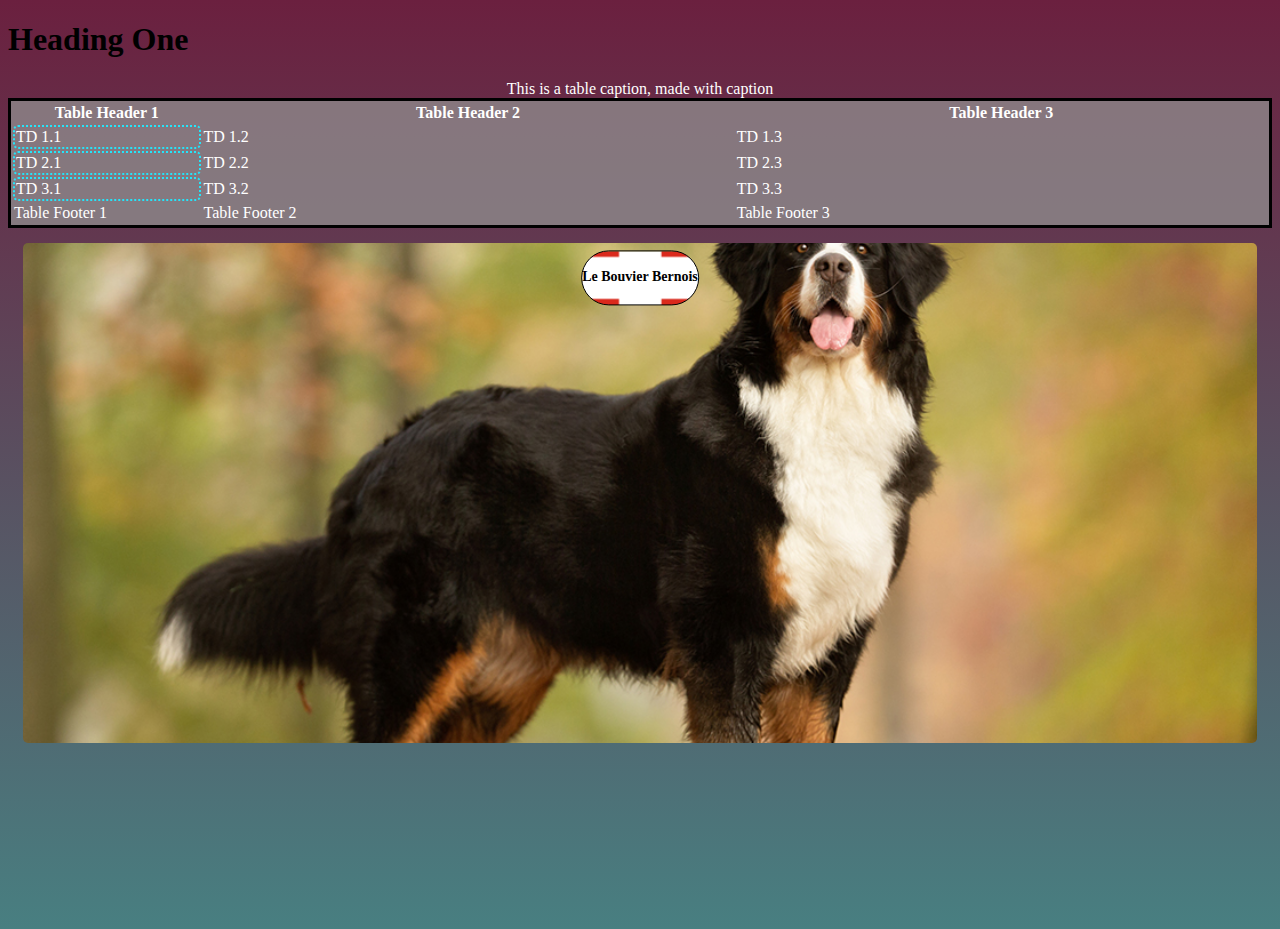
<file: Learning-sass/index.html>
<!DOCTYPE html>
<html>
  <head>
    <meta charset="utf-8" lang="fr" />
    <meta http-equiv="X-UA-Compatible" content="IE=edge" />
    <title>Page Title</title>
    <meta name="viewport" content="width=device-width, initial-scale=1" />
    <link rel="stylesheet" type="text/css" media="screen" href="style.css" />
  </head>
  <body>
    <h1>Heading One</h1>
    <table class="tableau">
      <caption>
        This is a table caption, made with caption
      </caption>
      <colgroup span="2">
        <col />
        <col />
      </colgroup>
      <colgroup></colgroup>
      <thead>
        <tr>
          <th>Table Header 1</th>
          <th>Table Header 2</th>
          <th>Table Header 3</th>
        </tr>
      </thead>
      <tfoot>
        <tr>
          <td>Table Footer 1</td>
          <td>Table Footer 2</td>
          <td>Table Footer 3</td>
        </tr>
      </tfoot>
      <tbody>
        <tr>
          <td>TD 1.1</td>
          <td>TD 1.2</td>
          <td>TD 1.3</td>
        </tr>
        <tr>
          <td>TD 2.1</td>
          <td>TD 2.2</td>
          <td>TD 2.3</td>
        </tr>
        <tr>
          <td>TD 3.1</td>
          <td>TD 3.2</td>
          <td>TD 3.3</td>
        </tr>
      </tbody>
    </table>
    <div class="popup">
      <div class="monImage">
        <div class="titre">
          <h4>Le Bouvier Bernois</h4>
        </div>
        <div class="parent">
          <div class="monTxt1">
            Le text 1: Lorem ipsum dolor sit amet consectetur adipisicing elit.
            Repellat earum mollitia dolor distinctio excepturi doloremque,
            voluptatem ea vitae iure quas tempora voluptates facere autem
            voluptate adipisci dicta explicabo corrupti vero.
          </div>
          <div class="monTxt2">
            Le text 2: Lorem ipsum dolor sit, amet consectetur adipisicing elit.
            Sed cum sit eius iusto numquam omnis, commodi quam, in assumenda
            unde id veniam ab pariatur officia similique ut labore est
            blanditiis.
          </div>
          <div class="monTxt3">
            Le text 3: Lorem ipsum dolor sit amet, consectetur adipisicing elit.
            Explicabo aspernatur aliquid doloremque possimus rerum fugit
            pariatur? A, atque sapiente facere dolorum ipsam recusandae ducimus
            beatae nisi maxime quaerat? Provident, iste?
          </div>
          <div class="monTxt4">
            Le text 4: Lorem ipsum dolor sit amet consectetur adipisicing elit.
            Est saepe rem architecto dolorem hic sunt laudantium porro,
            consequatur cumque, voluptatum eum neque facere at omnis sapiente.
            Repudiandae animi perspiciatis omnis!
          </div>
          <div class="monTxt5">
            Le text 5: Lorem ipsum dolor sit amet consectetur, adipisicing elit.
            At possimus natus animi! Odio vel maxime quod repellat? Maxime hic
            exercitationem voluptates modi incidunt qui. Delectus ducimus
            eveniet quasi ratione pariatur.
          </div>
        </div>
      </div>
    </div>
  </body>
</html>
</file>
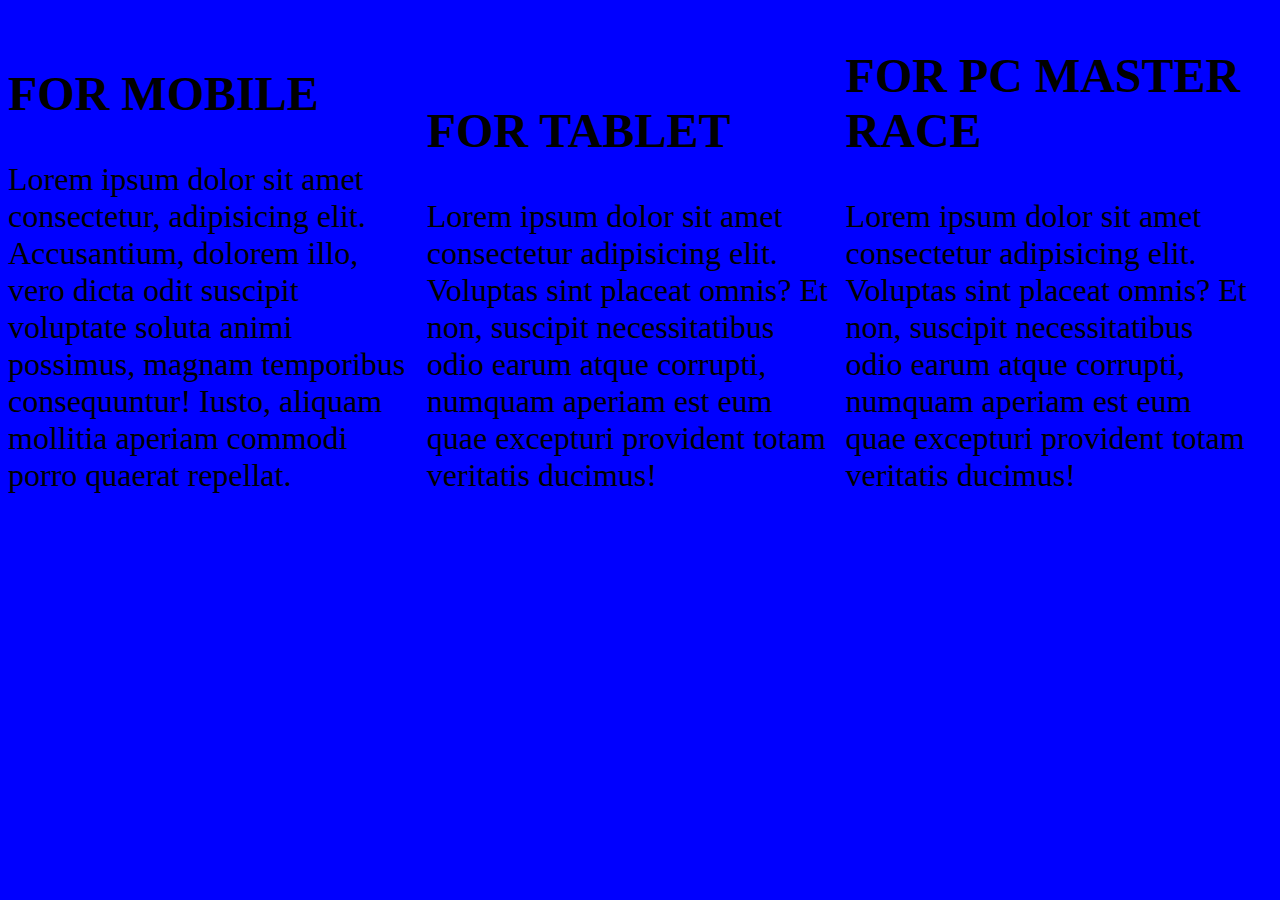
<file: Responsive/index.html>
<!DOCTYPE html>
<html lang="en">
  <head>
    <link rel="stylesheet" href="style.css" />
    <meta charset="UTF-8" />
    <meta http-equiv="X-UA-Compatible" content="IE=edge" />
    <meta name="viewport" content="width=device-width, initial-scale=1.0" />
    <title>Responsive</title>
  </head>
  <body>
    <div id="small">
      <h2>FOR MOBILE</h2>
      <p>
        Lorem ipsum dolor sit amet consectetur, adipisicing elit. Accusantium,
        dolorem illo, vero dicta odit suscipit voluptate soluta animi possimus,
        magnam temporibus consequuntur! Iusto, aliquam mollitia aperiam commodi
        porro quaerat repellat.
      </p>
    </div>
    <div id="medium">
      <h2>FOR TABLET</h2>
      <p>
        Lorem ipsum dolor sit amet consectetur adipisicing elit. Voluptas sint
        placeat omnis? Et non, suscipit necessitatibus odio earum atque
        corrupti, numquam aperiam est eum quae excepturi provident totam
        veritatis ducimus!
      </p>
    </div>
    <div id="large">
      <h2>FOR PC MASTER RACE</h2>
      <p>
        Lorem ipsum dolor sit amet consectetur adipisicing elit. Voluptas sint
        placeat omnis? Et non, suscipit necessitatibus odio earum atque
        corrupti, numquam aperiam est eum quae excepturi provident totam
        veritatis ducimus!
      </p>
    </div>
  </body>
</html>
</file>
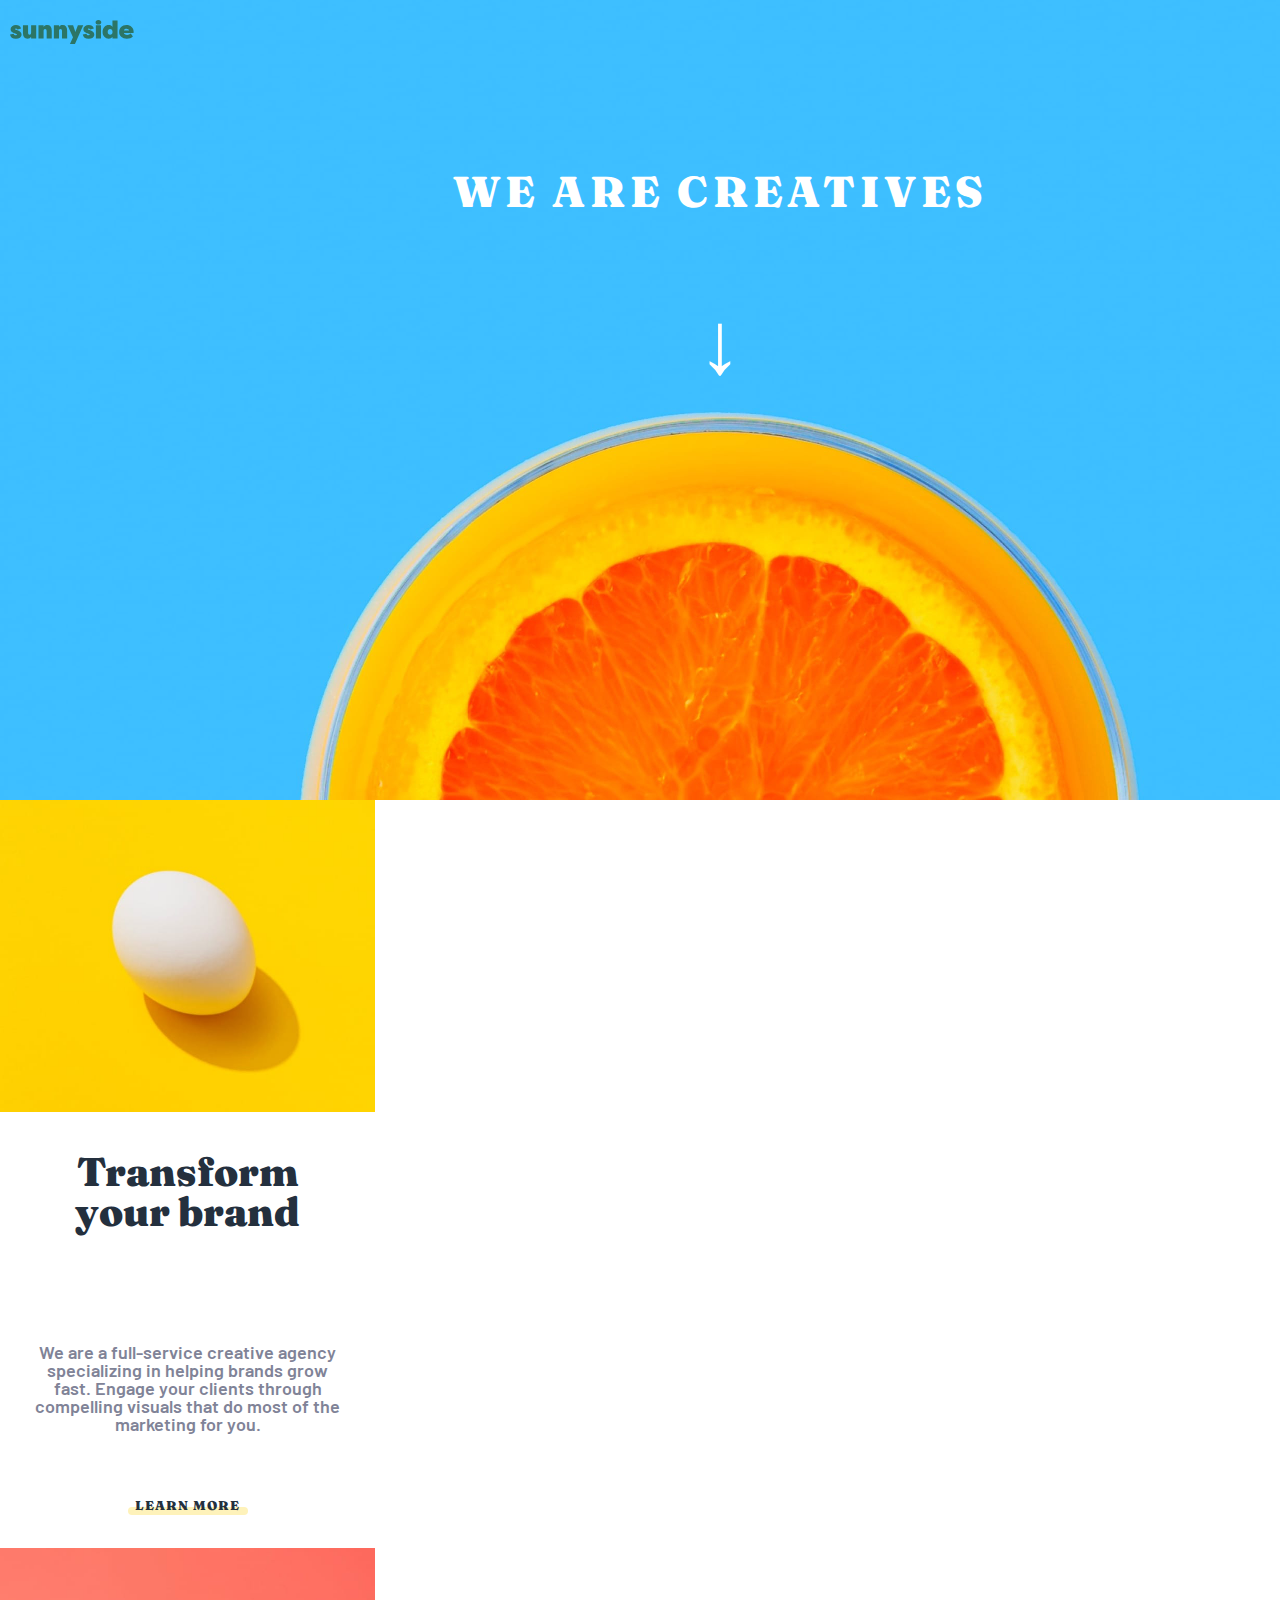
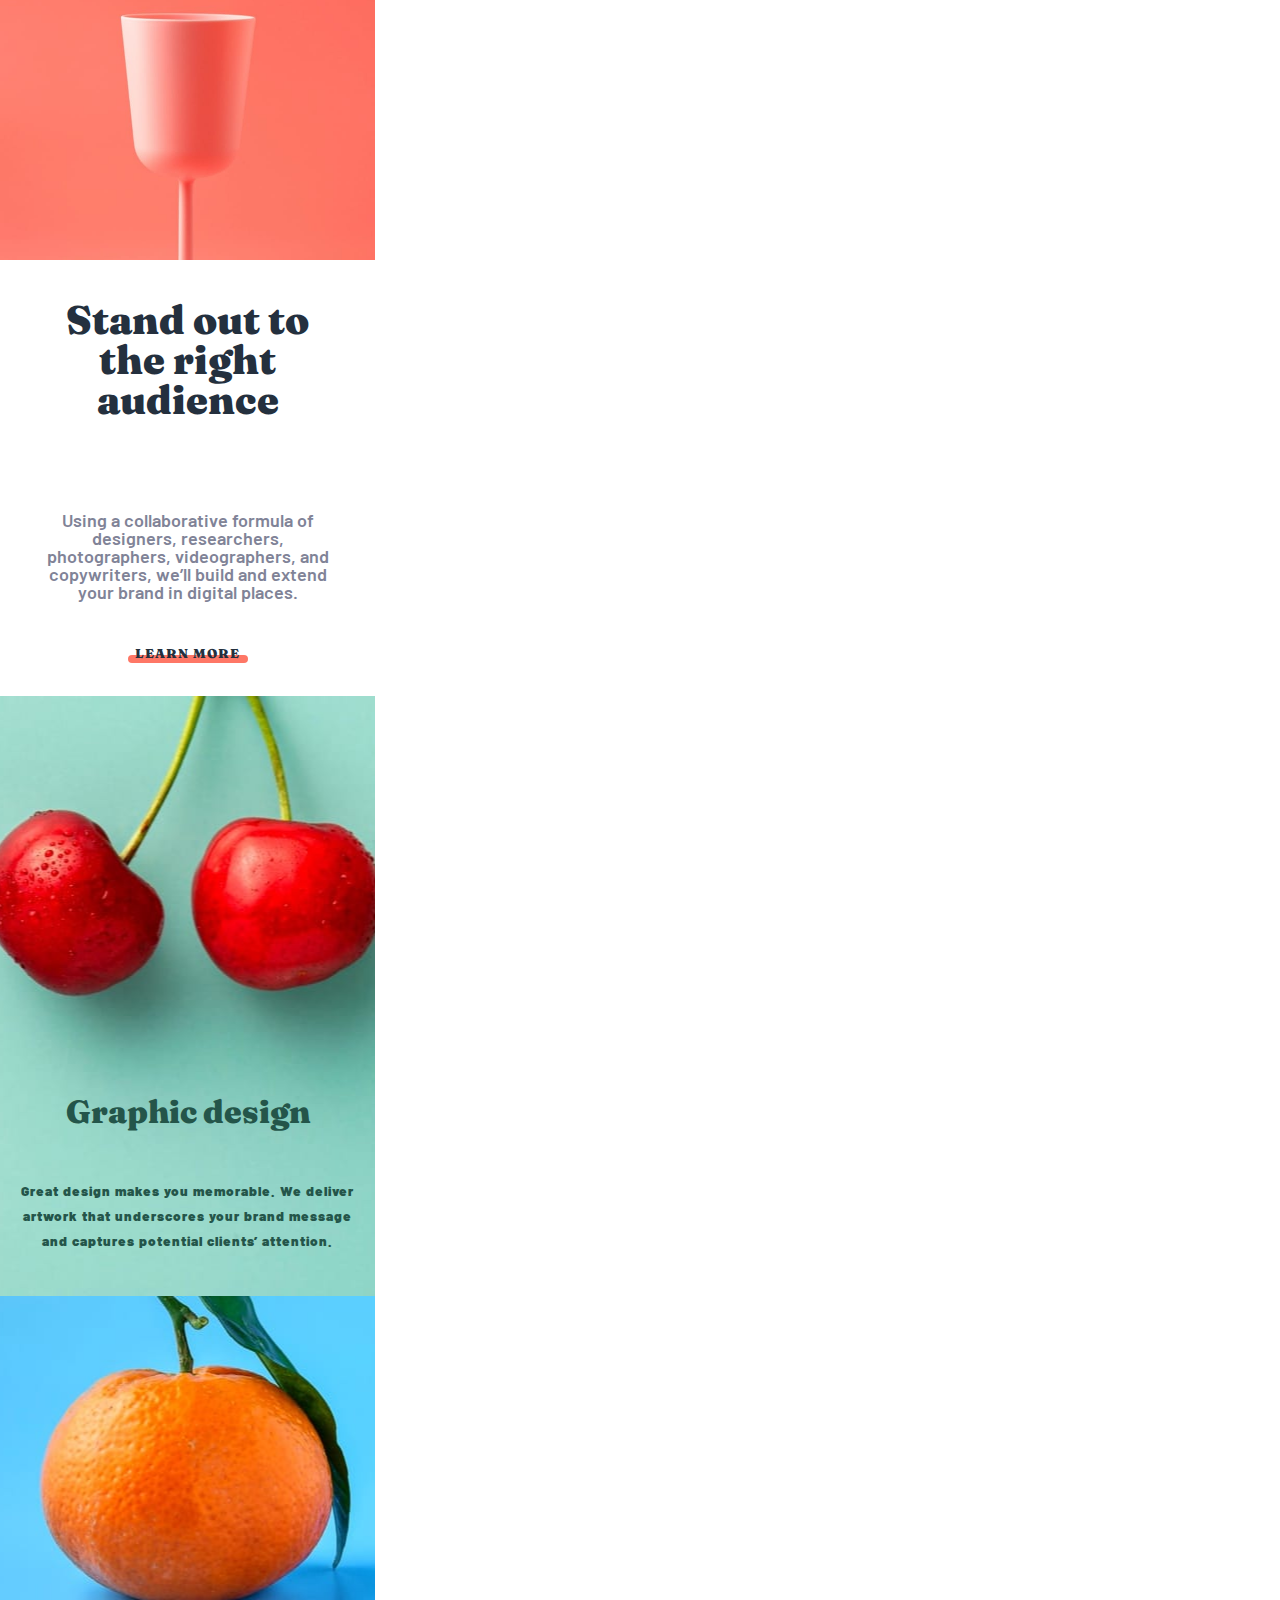
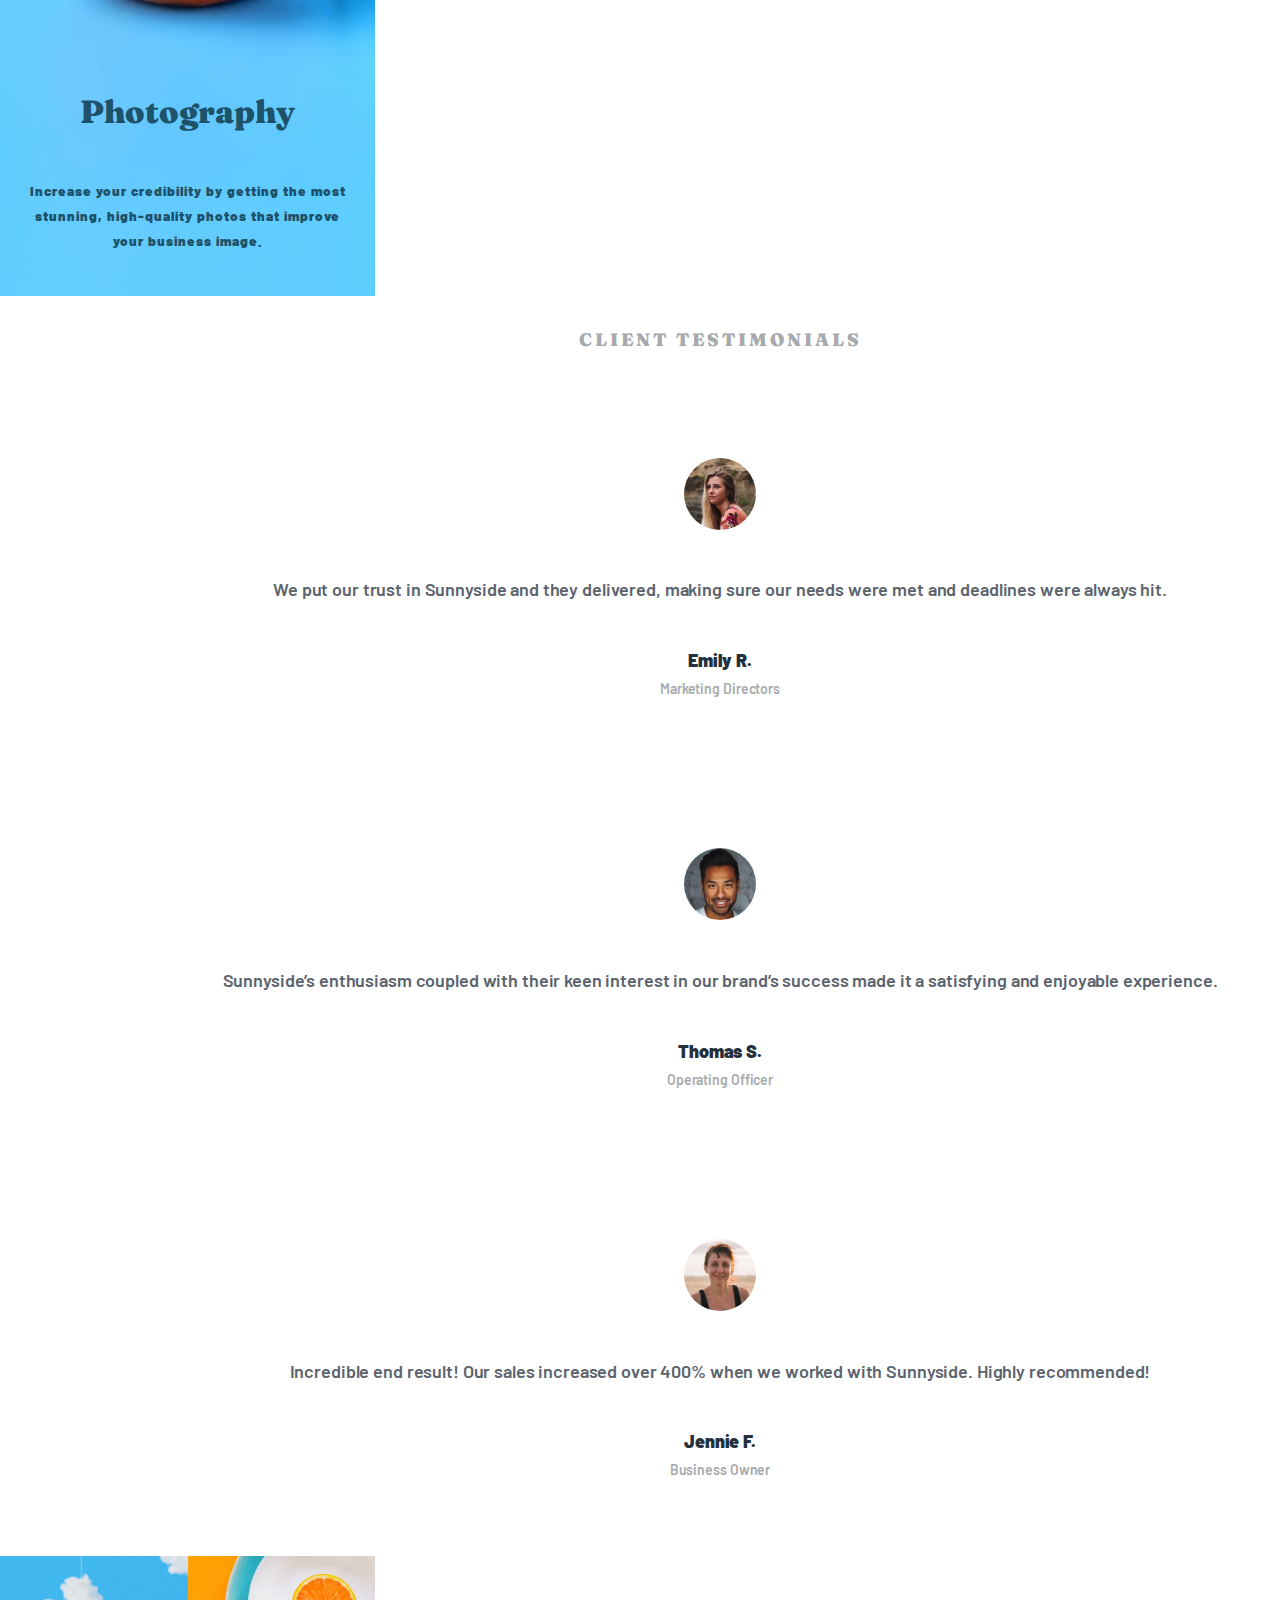
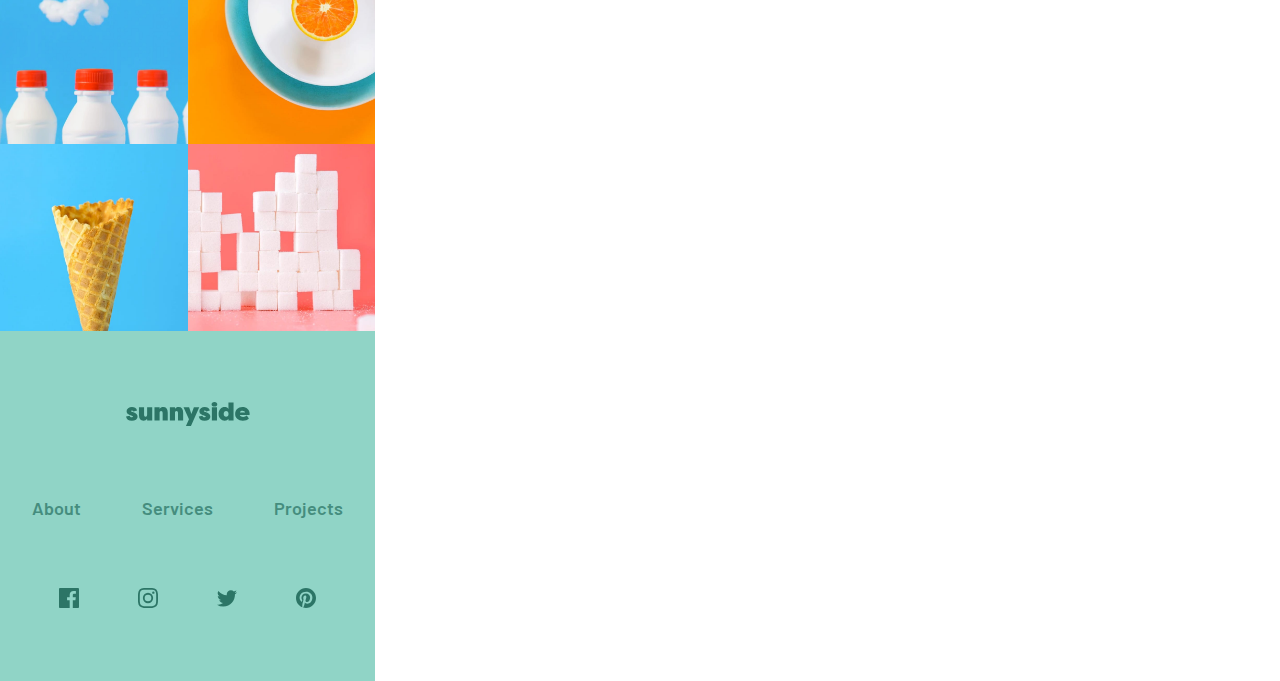
<file: Site_Perso/index.html>
<!DOCTYPE html>
<html lang="en">

<head>
  <link rel="stylesheet" href="style.css" />
  <meta charset="UTF-8" />
  <meta name="viewport" content="width=device-width, initial-scale=1.0" />
  <!-- displays site properly based on user's device -->

  <link rel="icon" type="image/png" sizes="32x32" href="./images/icons/favicon-32x32.png" />

  <title>Sunnyside agency landing page</title>
</head>

<body>
  <header class="bg_orange">
    <nav class="navbar">
      <a href="#">
        <svg width="124" height="24" xmlns="http://www.w3.org/2000/svg">
          <path
            d="M5.857 18.708c1.638 0 2.995-.36 4.07-1.08 1.075-.721 1.613-1.769 1.613-3.144-.083-1.855-1.464-3.246-4.144-4.173l-1.44-.597c-.314-.1-.538-.198-.67-.298a.45.45 0 01-.198-.373c0-.414.273-.62.819-.62.678 0 1.182.347 1.513 1.043l3.698-1.044c-.893-2.22-2.614-3.329-5.162-3.329-1.522 0-2.788.398-3.797 1.193C1.15 7.08.645 8.116.645 9.39c0 .398.058.766.174 1.106.116.34.29.638.521.894.232.257.455.48.67.671.215.19.488.369.82.534.33.166.582.286.756.36.174.075.41.162.707.261l.422.15 1.49.546c.363.133.6.244.707.335a.449.449 0 01.16.36c0 .431-.404.647-1.215.647-1.191 0-1.903-.53-2.134-1.59L0 14.509c.463 2.8 2.416 4.2 5.857 4.2zm11.636 0c1.638 0 2.845-.63 3.623-1.888v1.615h5.112V5.366h-5.112v7.156c0 1.474-.505 2.21-1.514 2.21-1.026 0-1.539-.736-1.539-2.21V5.366h-5.112v7.653c0 3.793 1.514 5.69 4.542 5.69zm16.103-.273V11.28c0-1.475.504-2.212 1.513-2.212 1.026 0 1.54.737 1.54 2.212v7.155h5.111v-7.652c0-3.793-1.513-5.69-4.541-5.69-1.638 0-2.846.63-3.623 1.888V5.366h-5.113v13.069h5.113zm15.383 0V11.28c0-1.475.504-2.212 1.514-2.212 1.025 0 1.538.737 1.538 2.212v7.155h5.113v-7.652c0-3.793-1.514-5.69-4.542-5.69-1.638 0-2.846.63-3.623 1.888V5.366h-5.113v13.069h5.113zM64.958 24l8.289-18.634H67.91l-2.532 6.684-2.258-6.684h-5.584l5.435 11.802L59.944 24h5.014zm13.67-5.292c1.638 0 2.995-.36 4.07-1.08 1.076-.721 1.614-1.769 1.614-3.144-.083-1.855-1.465-3.246-4.145-4.173l-1.44-.597c-.314-.1-.537-.198-.67-.298a.45.45 0 01-.198-.373c0-.414.273-.62.819-.62.678 0 1.183.347 1.514 1.043l3.698-1.044c-.894-2.22-2.614-3.329-5.162-3.329-1.522 0-2.788.398-3.797 1.193-1.01.795-1.514 1.83-1.514 3.105 0 .398.058.766.173 1.106.116.34.29.638.522.894.231.257.455.48.67.671.215.19.488.369.819.534.33.166.583.286.757.36.173.075.41.162.707.261l.422.15 1.489.546c.364.133.6.244.707.335a.449.449 0 01.161.36c0 .431-.405.647-1.216.647-1.19 0-1.902-.53-2.134-1.59l-3.723.844c.464 2.8 2.416 4.2 5.857 4.2zm9.8-14.137c.91 0 1.613-.215 2.11-.646.495-.43.744-.977.744-1.64 0-.678-.24-1.23-.72-1.651C90.082.21 89.371 0 88.428 0c-.943 0-1.655.211-2.135.634-.48.422-.72.973-.72 1.652 0 .662.249 1.209.745 1.64.497.43 1.2.645 2.11.645zm2.556 13.864V5.366H85.87v13.069h5.113zm7.74.273c1.737 0 2.977-.63 3.722-1.888v1.615h5.112V.472h-5.112v6.534c-.745-1.275-1.985-1.913-3.723-1.913-1.753 0-3.214.642-4.38 1.926-1.166 1.283-1.75 2.91-1.75 4.882 0 1.97.584 3.598 1.75 4.882 1.166 1.283 2.627 1.925 4.38 1.925zm1.39-3.9c-.729 0-1.312-.274-1.75-.82-.439-.547-.658-1.243-.658-2.087 0-.845.215-1.54.645-2.087.447-.547 1.034-.82 1.762-.82s1.311.273 1.75.82c.438.546.657 1.242.657 2.087 0 .844-.219 1.54-.657 2.087-.439.546-1.022.82-1.75.82zm16.698 3.9c2.597 0 4.624-.754 6.08-2.26l-2.11-2.833c-1.042.845-2.217 1.267-3.524 1.267-.992 0-1.799-.224-2.42-.67-.62-.448-.93-.879-.93-1.293h9.604c.083-.298.124-.687.124-1.167 0-2.054-.674-3.677-2.022-4.87-1.349-1.193-3.073-1.789-5.175-1.789-2.25 0-4.028.671-5.335 2.013-1.307 1.341-1.961 2.956-1.961 4.844 0 1.938.69 3.549 2.072 4.833 1.382 1.283 3.247 1.925 5.597 1.925zm2.208-8.149h-5.112c.033-.613.298-1.08.794-1.404.496-.323 1.084-.484 1.762-.484.678 0 1.266.165 1.762.497.497.331.761.795.794 1.391z"
            fill="#2C7566" fill-rule="nonzero" />
        </svg></a>
      <span class="navbar__element_hide">
        About Services Projects Contact
      </span>
    </nav>
    <h1>We are creatives</h1>
    <div class="arrow">&#x2193;</div>
  </header>
  <main>
    <section>
      <div class="block_text_Transform">
        <div class="image_oeuf"></div>
        <div class="txt">
          <h3>Transform your brand</h3>
          <span>
            We are a full-service creative agency specializing in helping
            brands grow fast. Engage your clients through compelling visuals
            that do most of the marketing for you.
          </span>

          <a class="learn_more" href="#">Learn more
            <hr class="yellow" />
          </a>
        </div>
      </div>

      <div class="block_text_stand">
        <div class="image_verre"></div>
        <div class="txt">
          <h3>Stand out to the right audience</h3>

          <span>
            Using a collaborative formula of designers, researchers,
            photographers, videographers, and copywriters, we’ll build and
            extend your brand in digital places.
          </span>

          <a class="learn_more" href="#">Learn more
            <hr class="pink" />
          </a>
        </div>
      </div>
    </section>
    <section class="design">
      <div class="design__image_cerise">
        <h3>Graphic design</h3>
        <span>
          Great design makes you memorable. We deliver artwork that underscores your brand message and captures
          potential clients’ attention.
        </span>
      </div>

      <div class="image_orange_blue">
        <h3>Photography</h3>
        <span>
          Increase your credibility by getting the most stunning, high-quality
          photos that improve your business image.
        </span>
      </div>
    </section>

    <section class="temoignage">
      <h4>Client testimonials</h4>
      <div class="temoignage__emily">
        <img src="images/people/image-emily.jpg" alt="Image d'Emily" />
        <blockquote>
          We put our trust in Sunnyside and they delivered, making sure our
          needs were met and deadlines were always hit.
        </blockquote>
        <span class="name_jobs">
          <h5>Emily R.</h5>
          <h6>Marketing Directors</h6>
        </span>
      </div>
      <div class="temoignage__thomas">
        <img src="images/people/image-thomas.jpg" alt="Image de Thomas" />
        <blockquote>
          Sunnyside’s enthusiasm coupled with their keen interest in our
          brand’s success made it a satisfying and enjoyable experience.
        </blockquote>
        <span class="name_jobs">
          <h5>Thomas S.</h5>
          <h6>Operating Officer</h6>
        </span>
      </div>
      <div class="temoignage__jennie">
        <img src="images/people/image-jennie.jpg" alt="Image de Jennie" />
        <blockquote>
          Incredible end result! Our sales increased over 400% when we worked
          with Sunnyside. Highly recommended!
        </blockquote>
        <span class="name_jobs">
          <h5>Jennie F.</h5>
          <h6>Business Owner</h6>
        </span>
      </div>
    </section>
  </main>

  <footer>
    <div class="image_footer">
      <div class="image_lait"></div>
      <div class="image_assiette_orange"></div>
      <div class="image_cornet"></div>
      <div class="image_sucre"></div>
    </div>
    <div class="footer_info">
      <a href="#">
        <svg width="124" height="24" xmlns="http://www.w3.org/2000/svg">
          <path
            d="M5.857 18.708c1.638 0 2.995-.36 4.07-1.08 1.075-.721 1.613-1.769 1.613-3.144-.083-1.855-1.464-3.246-4.144-4.173l-1.44-.597c-.314-.1-.538-.198-.67-.298a.45.45 0 01-.198-.373c0-.414.273-.62.819-.62.678 0 1.182.347 1.513 1.043l3.698-1.044c-.893-2.22-2.614-3.329-5.162-3.329-1.522 0-2.788.398-3.797 1.193C1.15 7.08.645 8.116.645 9.39c0 .398.058.766.174 1.106.116.34.29.638.521.894.232.257.455.48.67.671.215.19.488.369.82.534.33.166.582.286.756.36.174.075.41.162.707.261l.422.15 1.49.546c.363.133.6.244.707.335a.449.449 0 01.16.36c0 .431-.404.647-1.215.647-1.191 0-1.903-.53-2.134-1.59L0 14.509c.463 2.8 2.416 4.2 5.857 4.2zm11.636 0c1.638 0 2.845-.63 3.623-1.888v1.615h5.112V5.366h-5.112v7.156c0 1.474-.505 2.21-1.514 2.21-1.026 0-1.539-.736-1.539-2.21V5.366h-5.112v7.653c0 3.793 1.514 5.69 4.542 5.69zm16.103-.273V11.28c0-1.475.504-2.212 1.513-2.212 1.026 0 1.54.737 1.54 2.212v7.155h5.111v-7.652c0-3.793-1.513-5.69-4.541-5.69-1.638 0-2.846.63-3.623 1.888V5.366h-5.113v13.069h5.113zm15.383 0V11.28c0-1.475.504-2.212 1.514-2.212 1.025 0 1.538.737 1.538 2.212v7.155h5.113v-7.652c0-3.793-1.514-5.69-4.542-5.69-1.638 0-2.846.63-3.623 1.888V5.366h-5.113v13.069h5.113zM64.958 24l8.289-18.634H67.91l-2.532 6.684-2.258-6.684h-5.584l5.435 11.802L59.944 24h5.014zm13.67-5.292c1.638 0 2.995-.36 4.07-1.08 1.076-.721 1.614-1.769 1.614-3.144-.083-1.855-1.465-3.246-4.145-4.173l-1.44-.597c-.314-.1-.537-.198-.67-.298a.45.45 0 01-.198-.373c0-.414.273-.62.819-.62.678 0 1.183.347 1.514 1.043l3.698-1.044c-.894-2.22-2.614-3.329-5.162-3.329-1.522 0-2.788.398-3.797 1.193-1.01.795-1.514 1.83-1.514 3.105 0 .398.058.766.173 1.106.116.34.29.638.522.894.231.257.455.48.67.671.215.19.488.369.819.534.33.166.583.286.757.36.173.075.41.162.707.261l.422.15 1.489.546c.364.133.6.244.707.335a.449.449 0 01.161.36c0 .431-.405.647-1.216.647-1.19 0-1.902-.53-2.134-1.59l-3.723.844c.464 2.8 2.416 4.2 5.857 4.2zm9.8-14.137c.91 0 1.613-.215 2.11-.646.495-.43.744-.977.744-1.64 0-.678-.24-1.23-.72-1.651C90.082.21 89.371 0 88.428 0c-.943 0-1.655.211-2.135.634-.48.422-.72.973-.72 1.652 0 .662.249 1.209.745 1.64.497.43 1.2.645 2.11.645zm2.556 13.864V5.366H85.87v13.069h5.113zm7.74.273c1.737 0 2.977-.63 3.722-1.888v1.615h5.112V.472h-5.112v6.534c-.745-1.275-1.985-1.913-3.723-1.913-1.753 0-3.214.642-4.38 1.926-1.166 1.283-1.75 2.91-1.75 4.882 0 1.97.584 3.598 1.75 4.882 1.166 1.283 2.627 1.925 4.38 1.925zm1.39-3.9c-.729 0-1.312-.274-1.75-.82-.439-.547-.658-1.243-.658-2.087 0-.845.215-1.54.645-2.087.447-.547 1.034-.82 1.762-.82s1.311.273 1.75.82c.438.546.657 1.242.657 2.087 0 .844-.219 1.54-.657 2.087-.439.546-1.022.82-1.75.82zm16.698 3.9c2.597 0 4.624-.754 6.08-2.26l-2.11-2.833c-1.042.845-2.217 1.267-3.524 1.267-.992 0-1.799-.224-2.42-.67-.62-.448-.93-.879-.93-1.293h9.604c.083-.298.124-.687.124-1.167 0-2.054-.674-3.677-2.022-4.87-1.349-1.193-3.073-1.789-5.175-1.789-2.25 0-4.028.671-5.335 2.013-1.307 1.341-1.961 2.956-1.961 4.844 0 1.938.69 3.549 2.072 4.833 1.382 1.283 3.247 1.925 5.597 1.925zm2.208-8.149h-5.112c.033-.613.298-1.08.794-1.404.496-.323 1.084-.484 1.762-.484.678 0 1.266.165 1.762.497.497.331.761.795.794 1.391z"
            fill="#2C7566" fill-rule="nonzero" />
        </svg>
        <!-- <img class="footer_titre" src="images/logo.svg"> -->

      </a>
      <nav>About Services Projects</nav>
      <ul>
        <li class="facebook"> <a href=https://www.facebook.com target="_blank"> <img
              src="images/icons/icon-facebook.svg" alt=""> </a> </li>
        <li class="insta"> <a href=https://www.instagram.com target="_blank"> <img src="images/icons/icon-instagram.svg"
              alt=""> </a> </li>
        <li class="twitter"><a href=https://www.twitter.com target="_blank"> <img src="images/icons/icon-twitter.svg"
              alt=""> </a> </li>
        <li class="printerest"> <a href=https://www.pinterest.com target="_blank"> <img
              src="images/icons/icon-pinterest.svg" alt=""> </a> </li>
      </ul>
    </div>
  </footer>
</body>

</html>
</file>
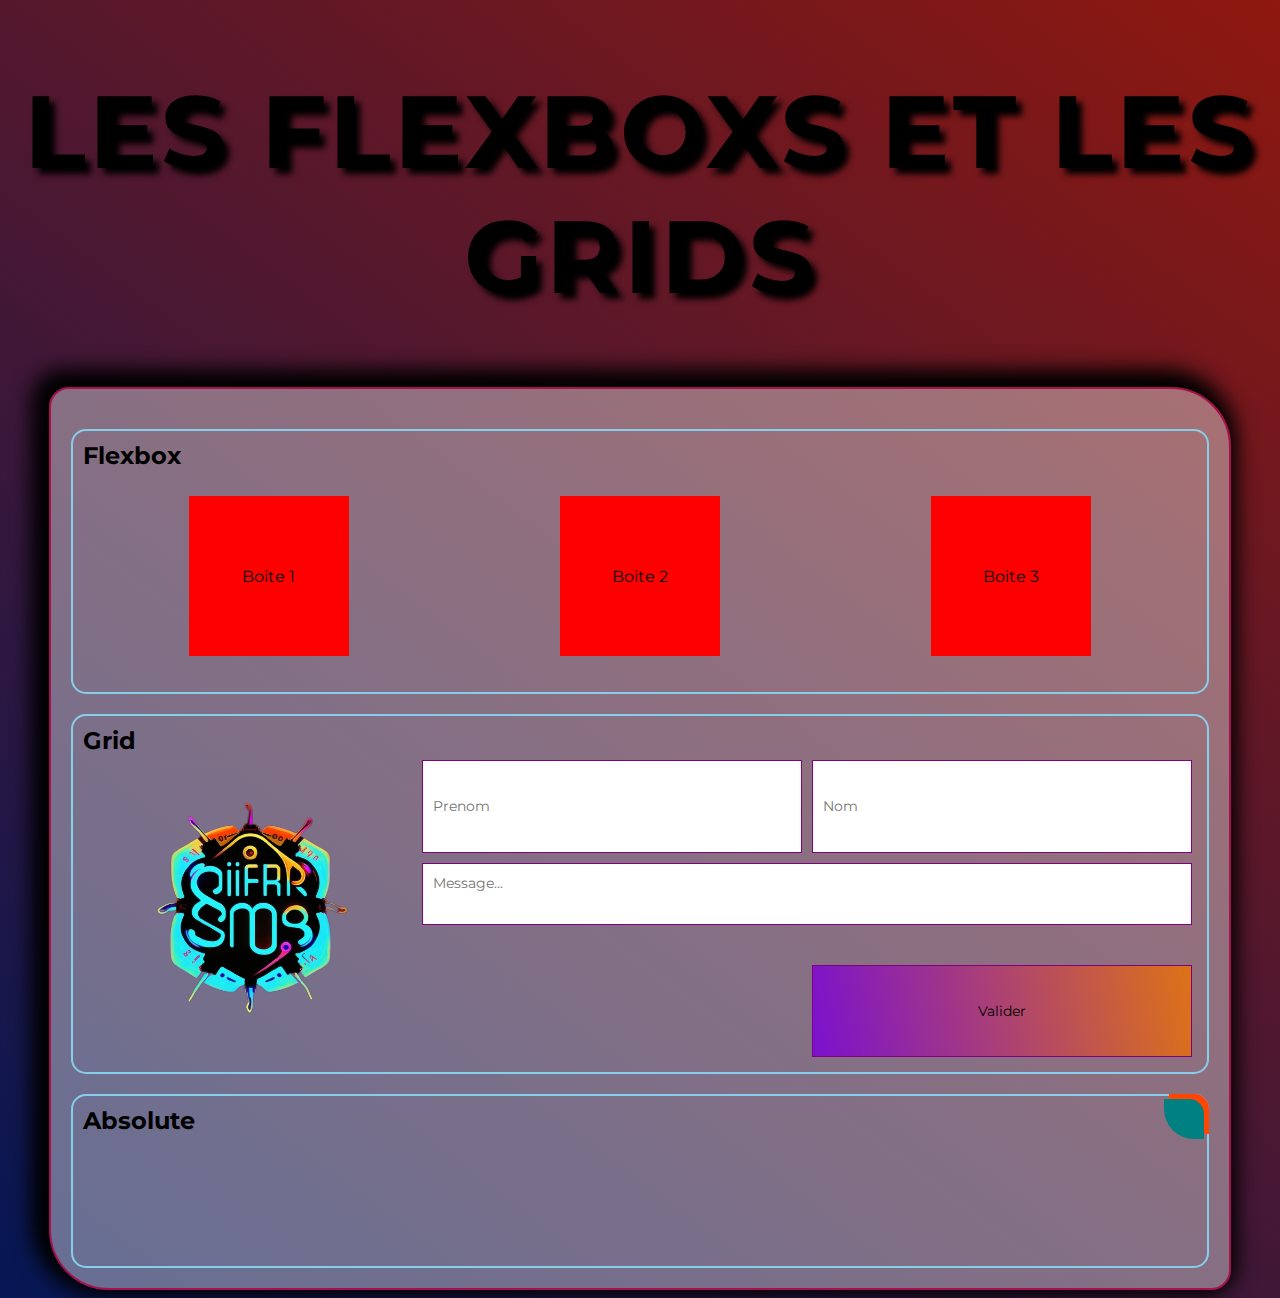
<file: VCard/index.html>
<!DOCTYPE html>
<html lang="fr">

<head>
    <link rel="stylesheet" href="style.css">
    <meta charset="UTF-8">
    <meta http-equiv="X-UA-Compatible" content="IE=edge">
    <meta name="viewport" content="width=device-width, initial-scale=1.0">
    <title>VCard</title>
</head>

<body>
    <header>
        <h1>Les flexboxs et les grids</h1>
    </header>
    <main>
        <div class="flexbox">
            <h2>Flexbox</h2>
            <ul>
                <li>Boite 1</li>
                <li>Boite 2</li>
                <li>Boite 3</li>
            </ul>
        </div>
        <div class="grid">
            <h2>Grid</h2>
            <div class="grid-container">
                <img src="./Images/LogoIncV2.png" alt="Mon LOGO">
                <form action="">
                    <input type="text" id="firstname" placeholder="Prenom">
                    <input type="text" id="surenam" placeholder="Nom">
                    <textarea id="" cols="30" rows="10" placeholder="Message..."></textarea>
                    <input type="submit" value="Valider" id="btn-submit">
                </form>
            </div>
        </div>
        <div class="absolute">
            <h2>Absolute</h2>
            <span id="circle1"></span>
            <span id="circle2"></span>
        </div>

    </main>
</body>

</html>
</file>
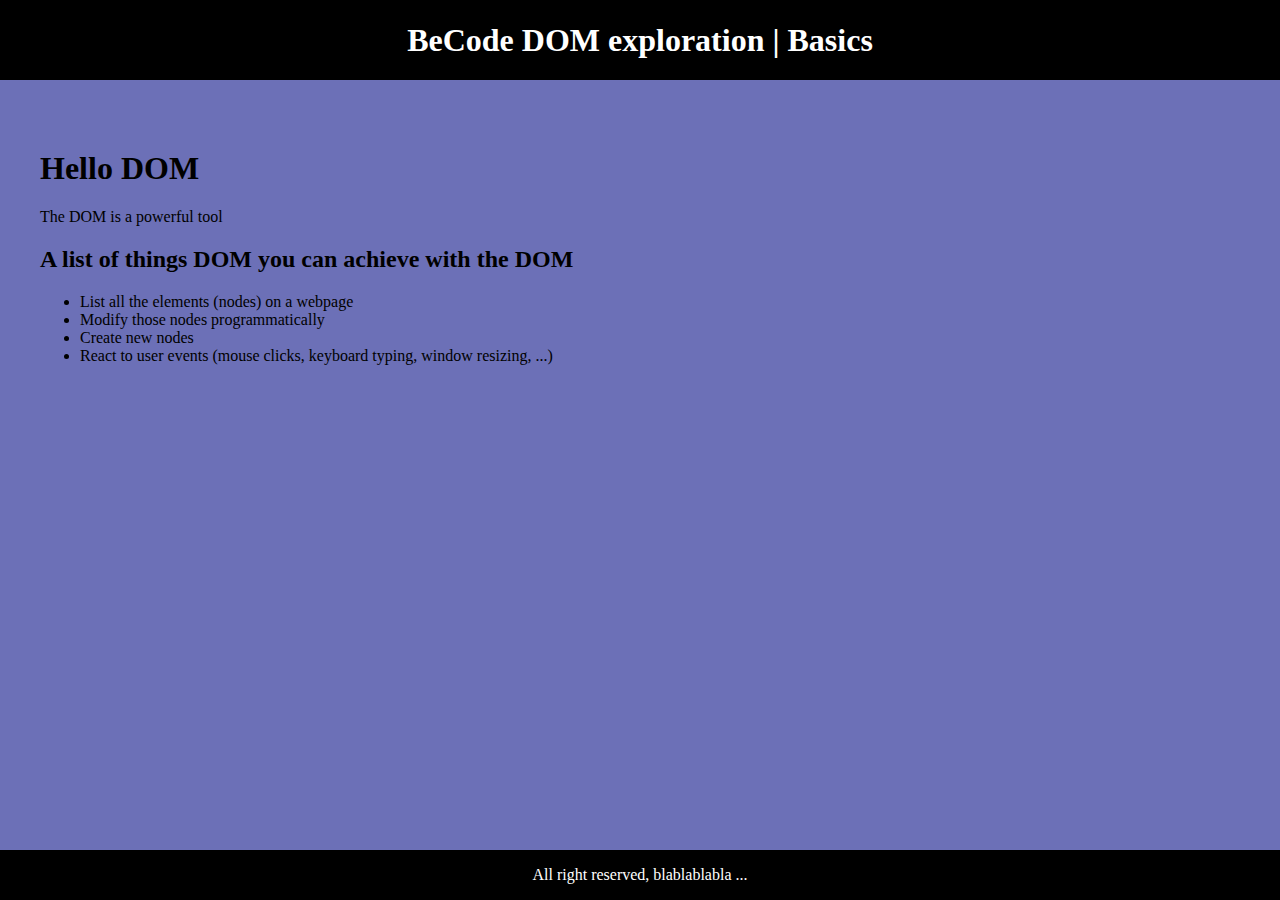
<file: DOM_exo/exo1/index.html>
<!DOCTYPE html>
<html lang="en">
  <head>
    <meta charset="UTF-8" />
    <meta http-equiv="X-UA-Compatible" content="IE=edge" />
    <meta name="viewport" content="width=device-width, initial-scale=1.0" />
    <title>Exploring the DOM</title>

    <link rel="stylesheet" href="../assets/style.css" />
    <!-- Having JavaScript included here, at the top of the file, ensures it starts loading soon -->
    <!-- The defer attribute ensures it waits for the HTML to be fully loaded before it actually fires -->
    <!-- This can prevent a situation where JavaScript tries to work with an element that has not been loaded yet -->
    <script defer src="script.js"></script>
  </head>
  <body>
    <p></p>
    <div></div>
    <header>
      <h1>BeCode DOM exploration | <strong>Basics</strong></h1>
    </header>

    <main>
      <section>
        <h1>Hello DOM</h1>

        <p>The DOM is a powerful tool</p>
      </section>

      <section id="content">
        <h2 title="... though non-exhaustive">
          A list of things DOM you can achieve with the DOM
        </h2>

        <ul>
          <li>List all the elements (nodes) on a webpage</li>
          <li>Modify those nodes programmatically</li>
          <li>Create new nodes</li>
          <li>
            React to user events (mouse clicks, keyboard typing, window
            resizing, ...)
          </li>
        </ul>
      </section>
    </main>

    <footer>All right reserved, blablablabla ...</footer>
  </body>
</html>
</file>
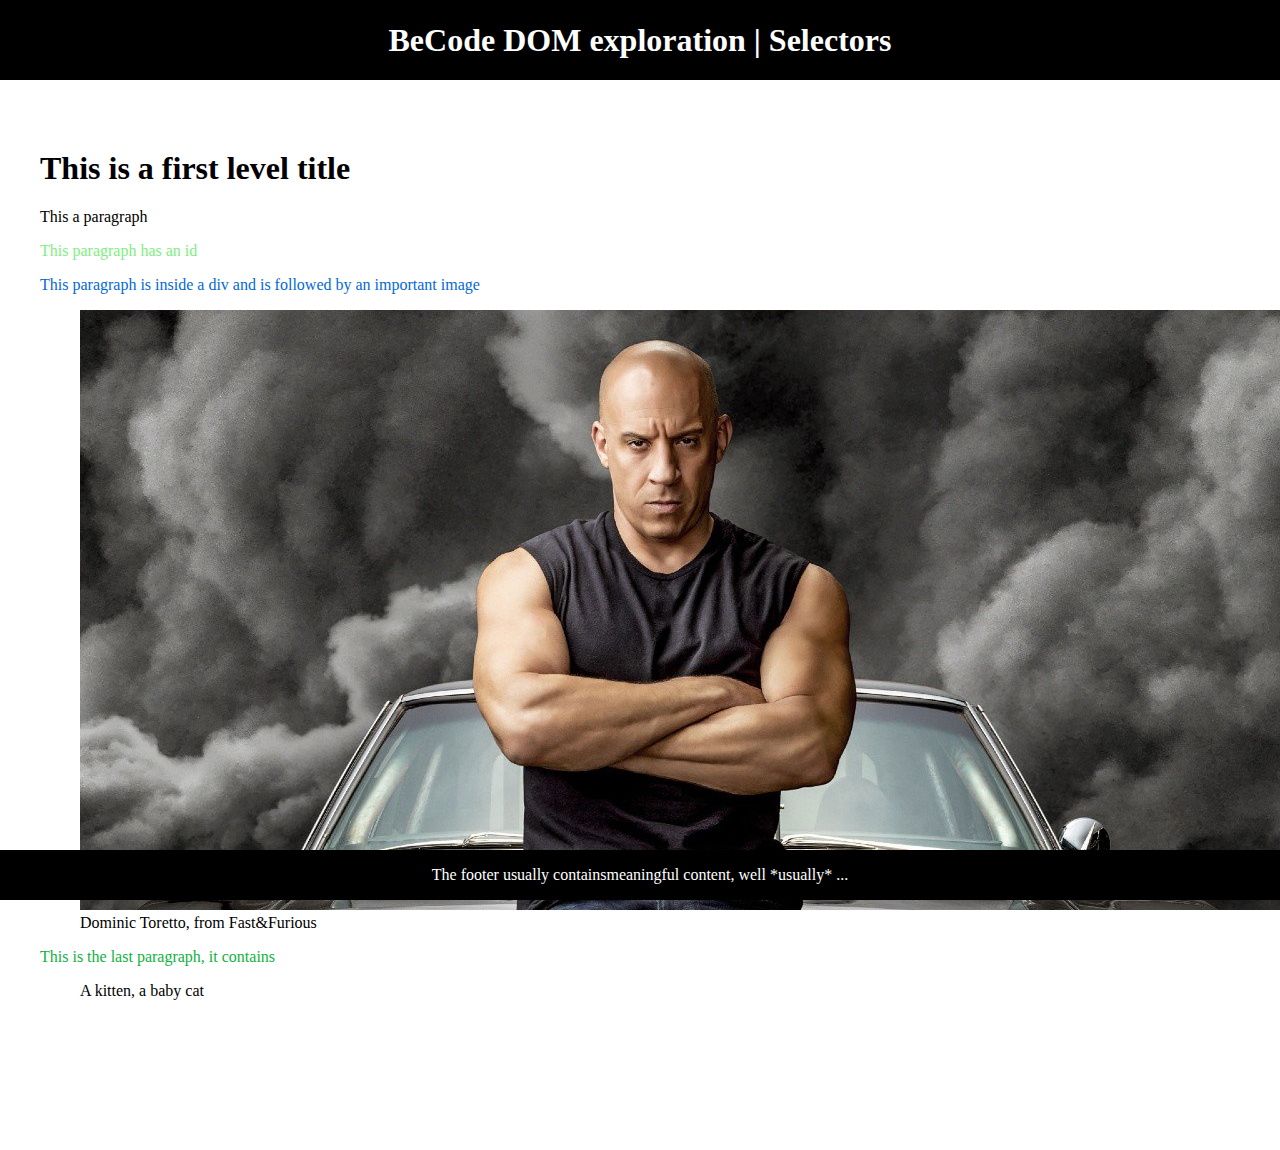
<file: DOM_exo/exo2/index.html>
<!DOCTYPE html>
<html lang="en">
  <head>
    <meta charset="UTF-8" />
    <meta http-equiv="X-UA-Compatible" content="IE=edge" />
    <meta name="viewport" content="width=device-width, initial-scale=1.0" />
    <title>Exploring the DOM</title>

    <link rel="stylesheet" href="../assets/style.css" />
    <script defer src="script.js"></script>
  </head>
  <body>
    <header>
      <h1>BeCode DOM exploration | <strong>Selectors</strong></h1>
    </header>

    <main>
      <h1>This is a first level title</h1>

      <p class="important">This a paragraph</p>

      <p id="p-with-an-id">This paragraph has an id</p>

      <div>
        <p>
          This paragraph is inside a div and is followed by an important
          image<br />
        </p>
        <figure>
          <img
            src="../assets/domtoretto.jpg"
            alt="Dominic Toretto"
            class="important"
          />
          <figcaption>Dominic Toretto, from Fast&Furious</figcaption>
        </figure>
      </div>

      <p>This is the last paragraph, it contains</p>
      <figure>
        <img src="../assets/kitten.jpeg" alt="A kitten" />
        <figcaption>A kitten, a baby cat</figcaption>
      </figure>
    </main>

    <footer>
      The footer usually contains
      <span class="important">meaningful content</span>, well *usually* ...
    </footer>
  </body>
</html>
</file>
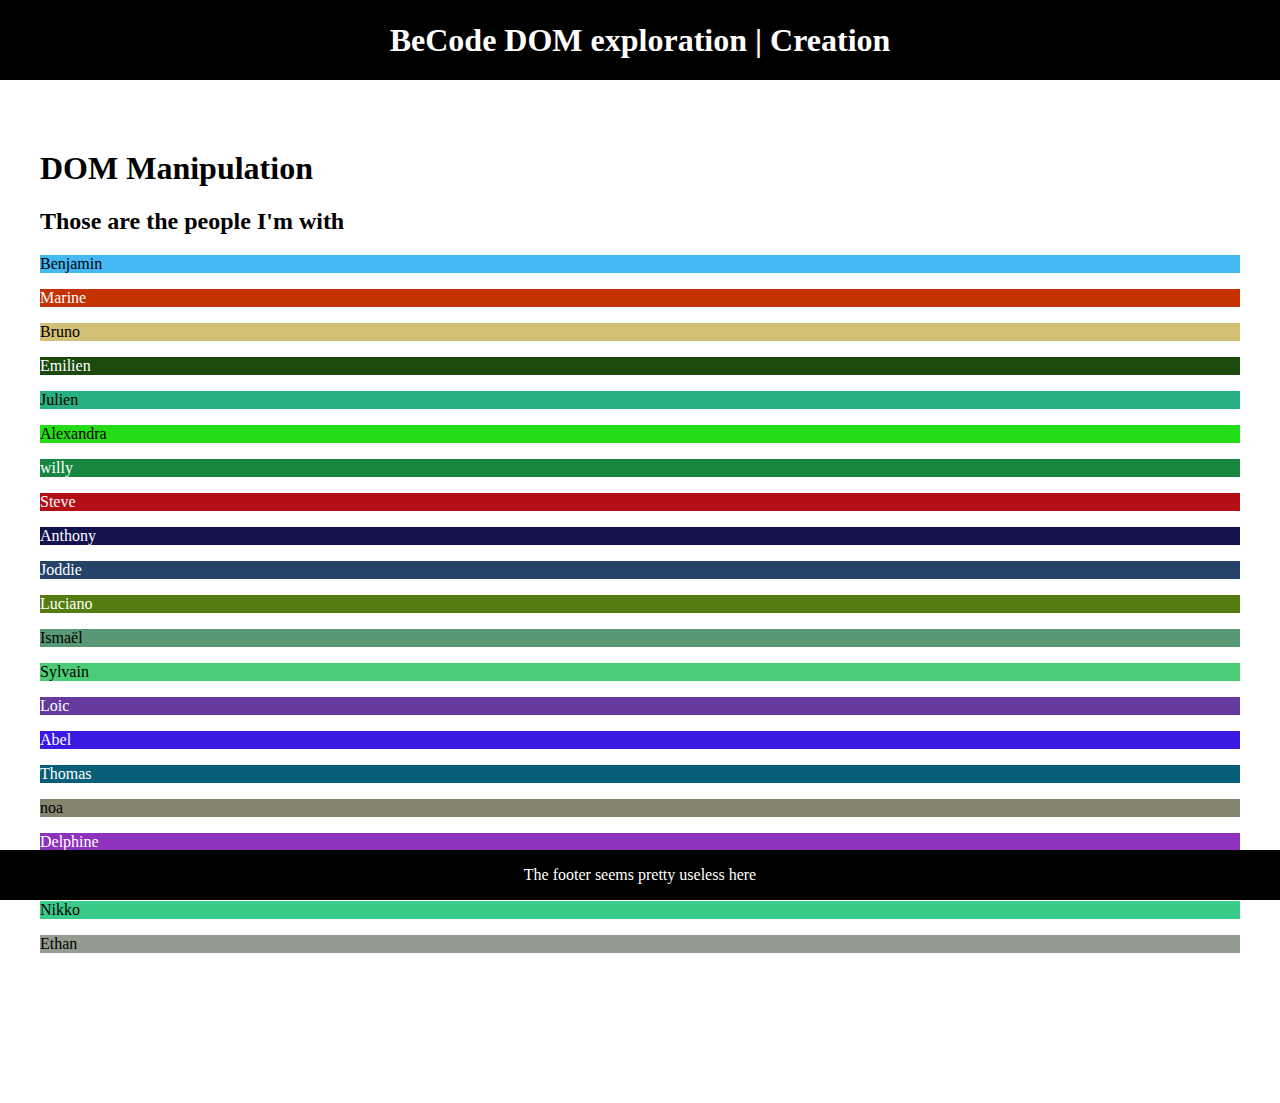
<file: DOM_exo/exo3/index.html>
<!DOCTYPE html>
<html lang="en">
  <head>
    <meta charset="UTF-8" />
    <meta http-equiv="X-UA-Compatible" content="IE=edge" />
    <meta name="viewport" content="width=device-width, initial-scale=1.0" />
    <title>Exploring the DOM</title>

    <link rel="stylesheet" href="../assets/style.css" />
    <script defer src="script.js"></script>
  </head>
  <body>
    <header>
      <h1>BeCode DOM exploration | <strong>Creation</strong></h1>
    </header>

    <main>
      <h1>DOM Manipulation</h1>

      <article>
        <h2>Those are the people I'm with</h2>
      </article>
    </main>

    <footer>The footer seems pretty useless here</footer>
  </body>
</html>
</file>
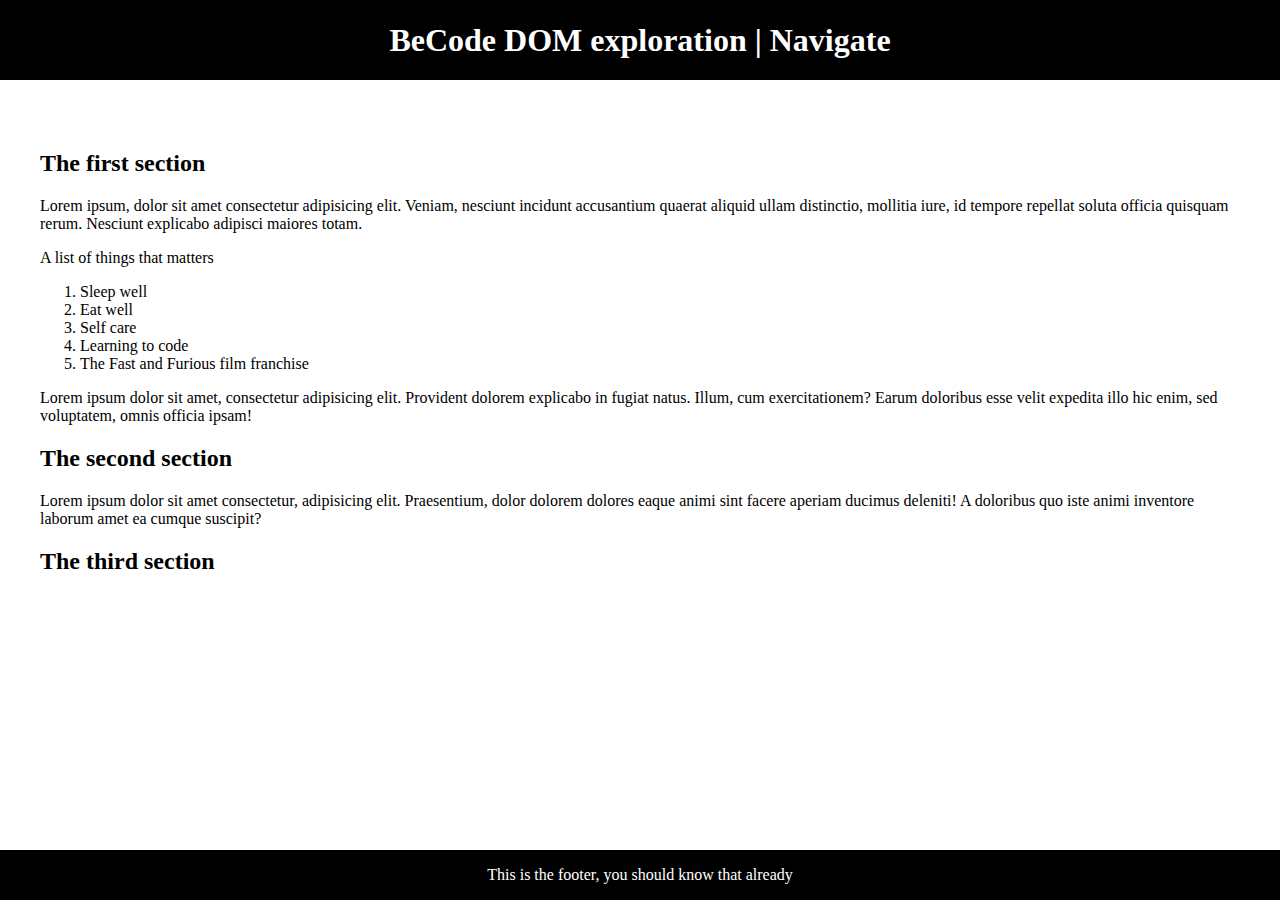
<file: DOM_exo/exo4/index.html>
<!DOCTYPE html>
<html lang="en">
<head>
  <meta charset="UTF-8">
  <meta http-equiv="X-UA-Compatible" content="IE=edge">
  <meta name="viewport" content="width=device-width, initial-scale=1.0">
  <title>Exploring the DOM</title>

  <link rel="stylesheet" href="../assets/style.css">
  <script defer src="script.js"></script>
</head>
<body>
  <header>
    <h1>BeCode DOM exploration | <strong>Navigate</strong></h1>
  </header>

  <main>
    <section>
      <h2>The first section</h2>

      <p>
        Lorem ipsum, dolor sit amet consectetur adipisicing elit. Veniam, nesciunt incidunt accusantium quaerat aliquid ullam distinctio, mollitia iure, id tempore repellat soluta officia quisquam rerum. Nesciunt explicabo adipisci maiores totam.
      </p>

      <p>
        A list of things that matters
        <ol>
          <li>Sleep well</li>
          <li>Eat well</li>
          <li>Self care</li>
          <li>Learning to code</li>
          <li>The Fast and Furious film franchise</li>
        </ol>
      </p>
    </section>

    <section>
      <h2>The third section</h2>

      <p>Lorem ipsum dolor sit amet, consectetur adipisicing elit. Provident dolorem explicabo in fugiat natus. Illum, cum exercitationem? Earum doloribus esse velit expedita illo hic enim, sed voluptatem, omnis officia ipsam!</p>
    </section>

    <section>
      <div>
        <h2>The second section</h2>

        <p>Lorem ipsum dolor sit amet consectetur, adipisicing elit. Praesentium, dolor dolorem dolores eaque animi sint facere aperiam ducimus deleniti! A doloribus quo iste animi inventore laborum amet ea cumque suscipit?</p>
      </div>
    </section>
  </main>

  <footer>
    This is the footer, you should know that already
  </footer>
</body>
</html>
</file>
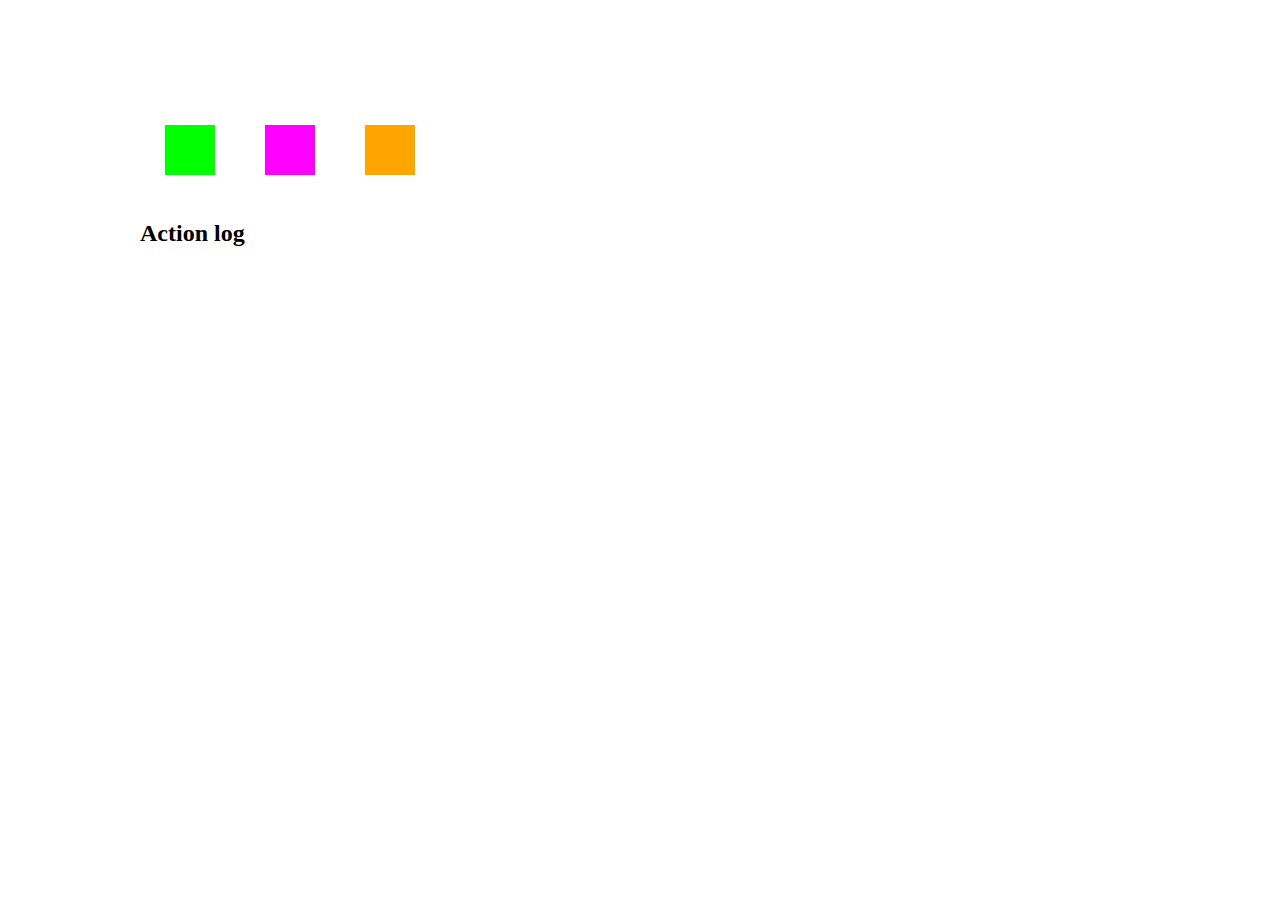
<file: DOM_exo/exo5/index.html>
<!DOCTYPE html>
<html lang="en">

<head>
	<meta charset="UTF-8" />
	<meta http-equiv="X-UA-Compatible" content="IE=edge" />
	<meta name="viewport" content="width=device-width, initial-scale=1.0" />
	<title>DOM events</title>

	<link rel="stylesheet" href="style.css" />
	<script defer src="script.js"></script>
</head>

<body>
	<main>
		<section class="displayedsquare-wrapper">
			<!-- Dynamically put the squares in here -->
		</section>

		<section>
			<div class="actionsquare-wrapper">
				<div class="actionsquare green"></div>
				<div class="actionsquare violet"></div>
				<div class="actionsquare orange"></div>
			</div>
		</section>

		<section>
			<h2>Action log</h2>

			<ul>
				<!-- Dynamically put the logs in here -->
			</ul>
		</section>
	</main>
</body>

</html>
</file>
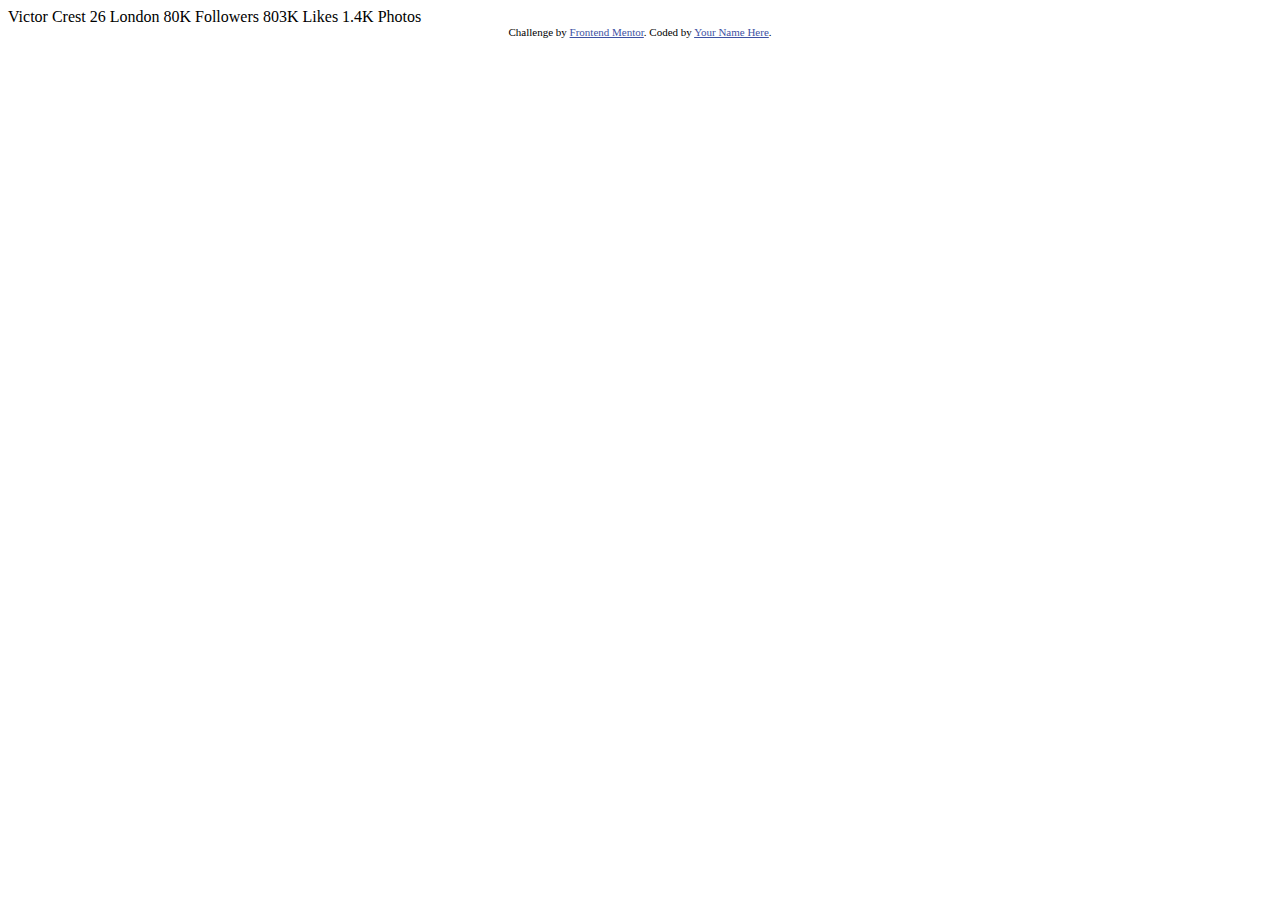
<file: Layout/profile-card-component-main/index.html>
<!DOCTYPE html>
<html lang="en">
<head>
  <meta charset="UTF-8">
  <meta name="viewport" content="width=device-width, initial-scale=1.0"> <!-- displays site properly based on user's device -->

  <link rel="icon" type="image/png" sizes="32x32" href="./images/favicon-32x32.png">
  
  <title>Frontend Mentor | Profile card component</title>

  <!-- Feel free to remove these styles or customise in your own stylesheet 👍 -->
  <style>
    .attribution { font-size: 11px; text-align: center; }
    .attribution a { color: hsl(228, 45%, 44%); }
  </style>
</head>
<body>
  Victor Crest
  26
  London

  80K
  Followers

  803K
  Likes

  1.4K
  Photos
  <div class="attribution">
    Challenge by <a href="https://www.frontendmentor.io?ref=challenge" target="_blank">Frontend Mentor</a>. 
    Coded by <a href="#">Your Name Here</a>.
  </div>
</body>
</html>
</file>
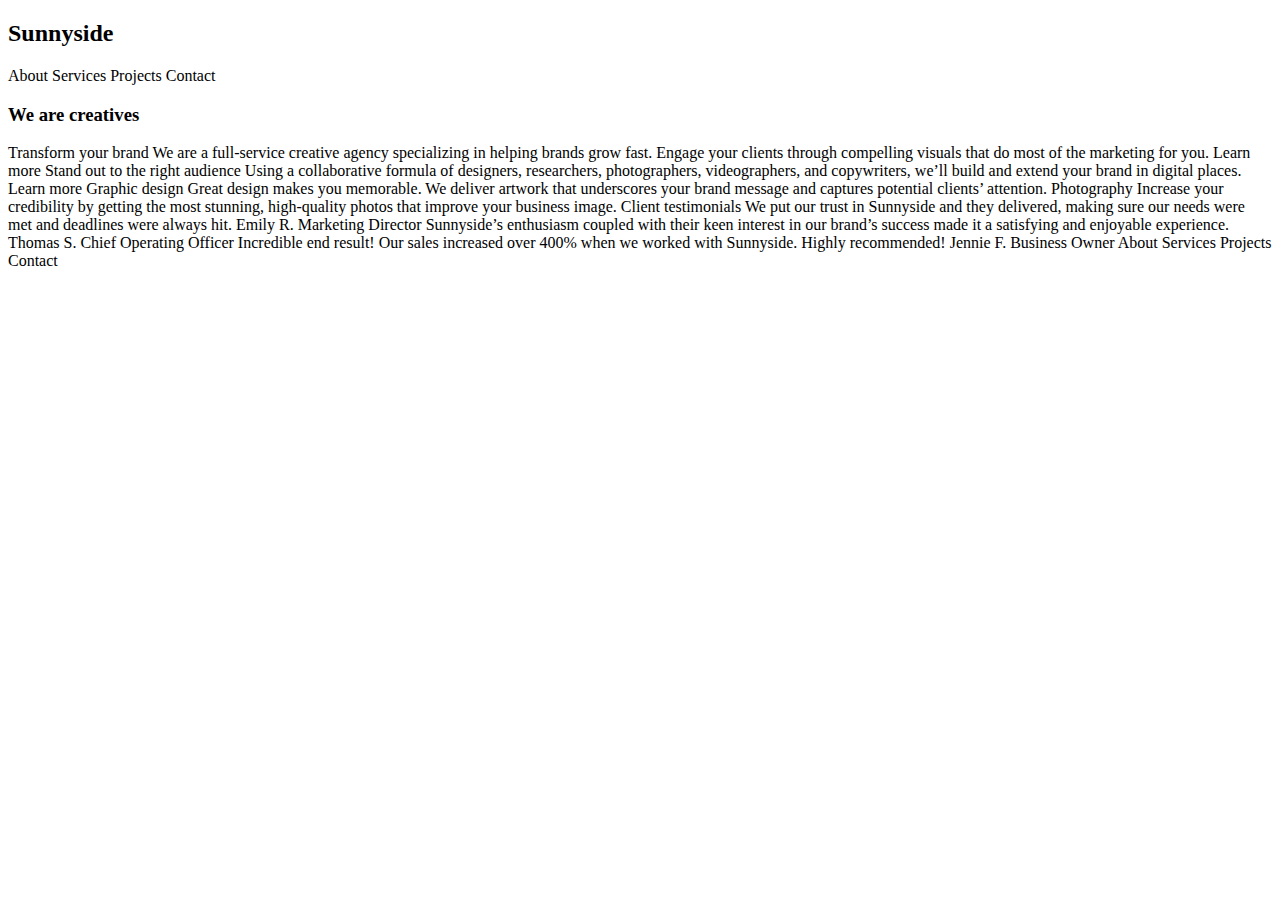
<file: CRL-Wilson-2/1.TRAIL/01.The-Field/05.Sunnyside/resources/index.html>
<!DOCTYPE html>
<html lang="en">
  <head>
    <meta charset="UTF-8" />
    <meta name="viewport" content="width=device-width, initial-scale=1.0" />
    <!-- displays site properly based on user's device -->

    <link
      rel="icon"
      type="image/png"
      sizes="32x32"
      href="./images/favicon-32x32.png"
    />

    <title>Sunnyside agency landing page</title>
  </head>
  <body>
    <header>
      <h2>Sunnyside</h2>
      <nav class="navbar">About Services Projects Contact</nav>
    </header>
    <div class="elem_titre">
      <h3>We are creatives</h3>

      <div class="image_orange"></div>




    </div>

     Transform your brand We are a full-service creative agency
    specializing in helping brands grow fast. Engage your clients through
    compelling visuals that do most of the marketing for you. Learn more Stand
    out to the right audience Using a collaborative formula of designers,
    researchers, photographers, videographers, and copywriters, we’ll build and
    extend your brand in digital places. Learn more Graphic design Great design
    makes you memorable. We deliver artwork that underscores your brand message
    and captures potential clients’ attention. Photography Increase your
    credibility by getting the most stunning, high-quality photos that improve
    your business image. Client testimonials We put our trust in Sunnyside and
    they delivered, making sure our needs were met and deadlines were always
    hit. Emily R. Marketing Director Sunnyside’s enthusiasm coupled with their
    keen interest in our brand’s success made it a satisfying and enjoyable
    experience. Thomas S. Chief Operating Officer Incredible end result! Our
    sales increased over 400% when we worked with Sunnyside. Highly recommended!
    Jennie F. Business Owner About Services Projects Contact
  </body>
</html>
</file>
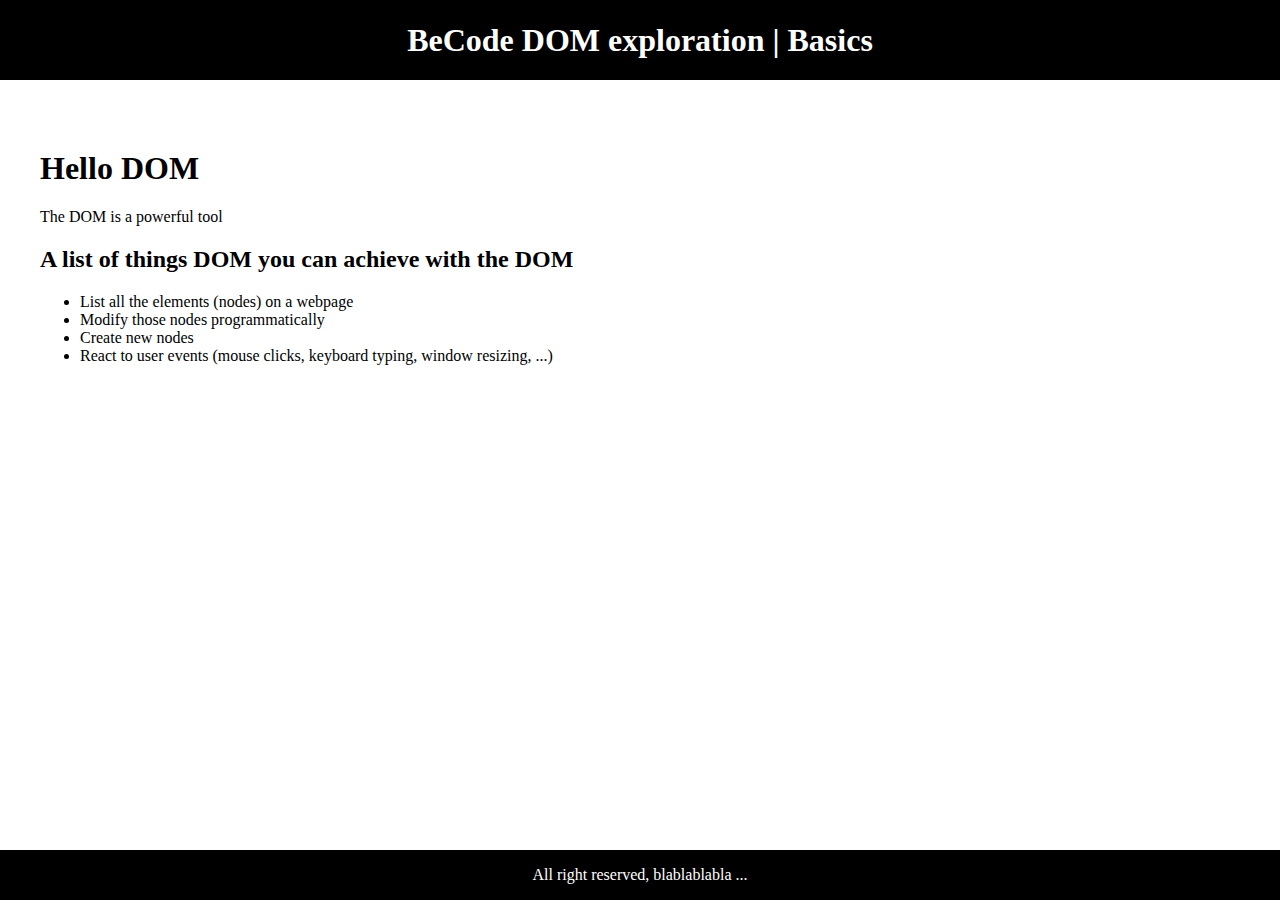
<file: CRL-Wilson-2/1.TRAIL/01.The-Field/07.DOM/1.Introduction/index.html>
<!DOCTYPE html>
<html lang="en">
<head>
  <meta charset="UTF-8">
  <meta http-equiv="X-UA-Compatible" content="IE=edge">
  <meta name="viewport" content="width=device-width, initial-scale=1.0">
  <title>Exploring the DOM</title>

  <link rel="stylesheet" href="../assets/style.css">
  <!-- Having JavaScript included here, at the top of the file, ensures it starts loading soon -->
  <!-- The defer attribute ensures it waits for the HTML to be fully loaded before it actually fires -->
  <!-- This can prevent a situation where JavaScript tries to work with an element that has not been loaded yet -->
  <script defer src="script.js"></script>
</head>
<body>
  <header>
    <h1>BeCode DOM exploration | <strong>Basics</strong></h1>
  </header>

  <main>
    <section>
      <h1>Hello DOM</h1>

      <p>The DOM is a powerful tool</p>
    </section>

    <section id="content">
      <h2 title="... though non-exhaustive">A list of things DOM you can achieve with the DOM</h2>

      <ul>
        <li>List all the elements (nodes) on a webpage</li>
        <li>Modify those nodes programmatically</li>
        <li>Create new nodes</li>
        <li>React to user events (mouse clicks, keyboard typing, window resizing, ...)</li>
      </ul>
    </section>
  </main>

  <footer>
    All right reserved, blablablabla ...
  </footer>
</body>
</html>
</file>
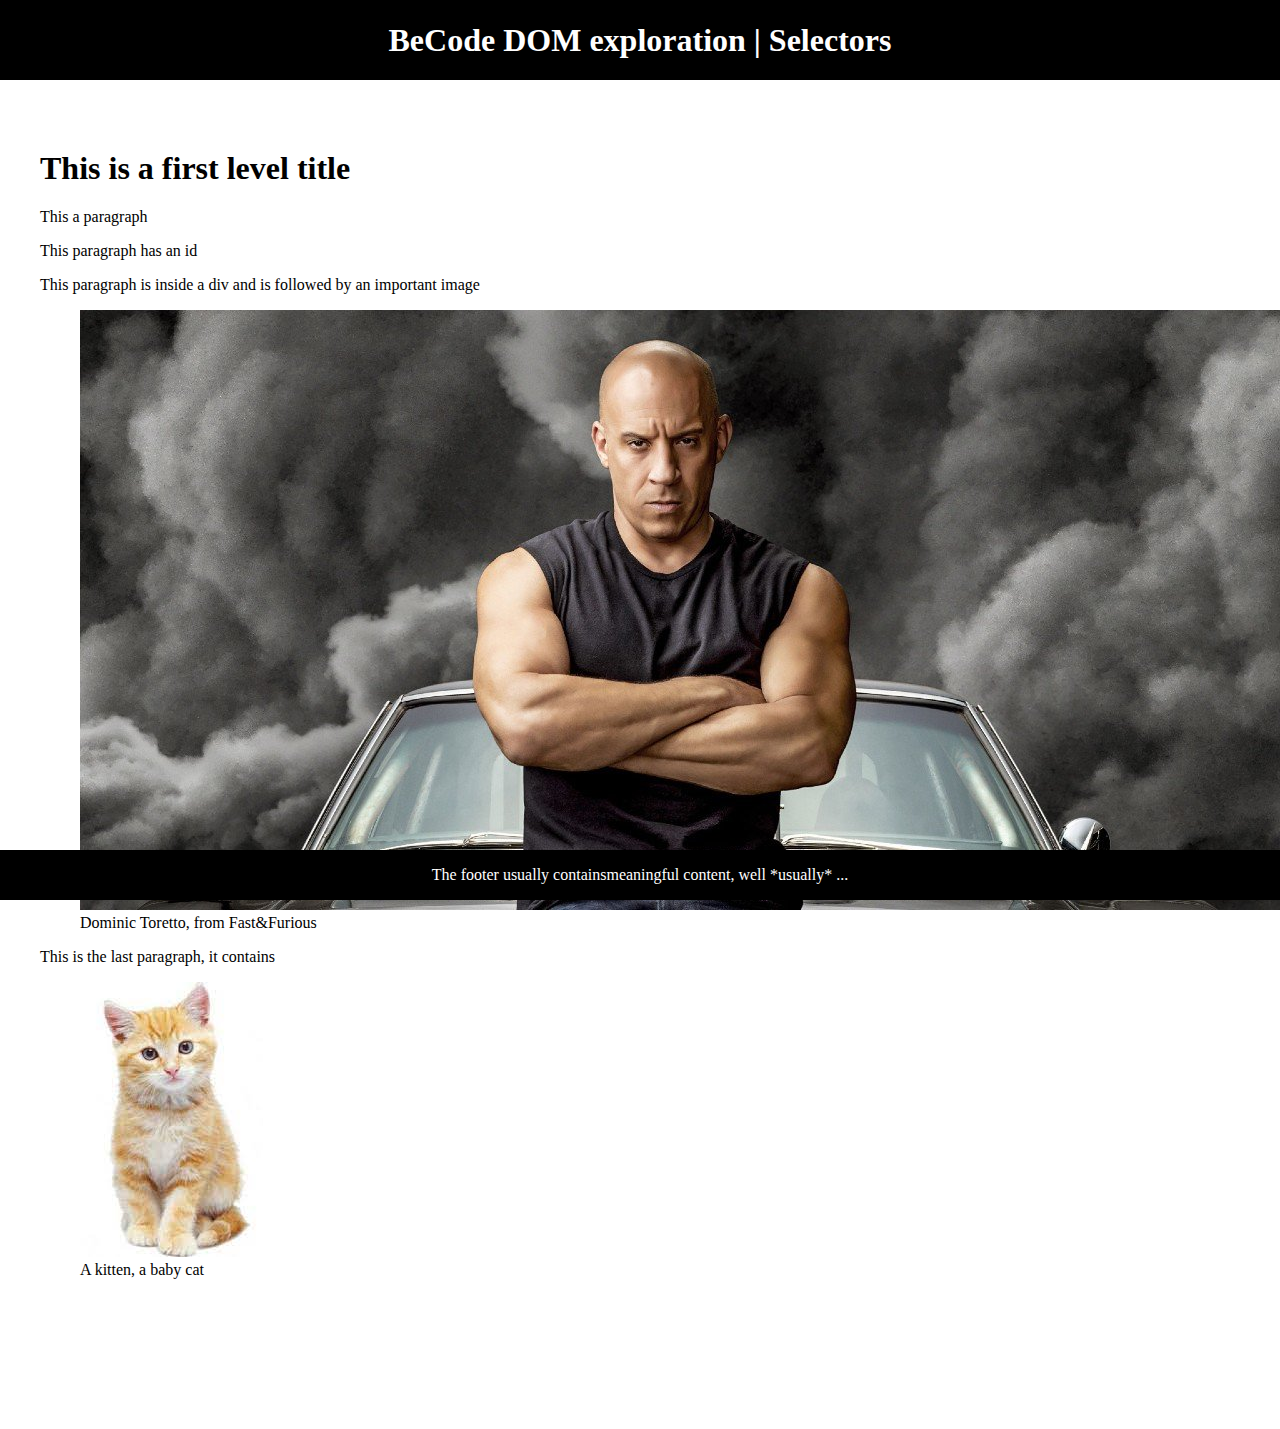
<file: CRL-Wilson-2/1.TRAIL/01.The-Field/07.DOM/2.Selectors/index.html>
<!DOCTYPE html>
<html lang="en">
<head>
  <meta charset="UTF-8">
  <meta http-equiv="X-UA-Compatible" content="IE=edge">
  <meta name="viewport" content="width=device-width, initial-scale=1.0">
  <title>Exploring the DOM</title>

  <link rel="stylesheet" href="../assets/style.css">
  <script defer src="script.js"></script>
</head>
<body>
  <header>
    <h1>BeCode DOM exploration | <strong>Selectors</strong></h1>
  </header>

  <main>
    <h1>This is a first level title</h1>

    <p class="important">This a paragraph</p>

    <p id="p-with-an-id">This paragraph has an id</p>

    <div>
      <p>This paragraph is inside a div and is followed by an important image<br /></p>
      <figure>
        <img src="../assets/domtoretto.jpg" alt="Dominic Toretto" class="important" />
        <figcaption>Dominic Toretto, from Fast&Furious</figcaption>
      </figure>
    </div>

    <p>This is the last paragraph, it contains</p>
    <figure>
      <img src="../assets/kitten.jpeg" alt="A kitten" />
      <figcaption>A kitten, a baby cat</figcaption>
    </figure>
  </main>

  <footer>
    The footer usually contains <span class="important">meaningful content</span>, well *usually* ...
  </footer>
</body>
</html>
</file>
<file: Learning-sass/style.css>
body {
  min-height: 100vh;
  background: linear-gradient(0deg, rgb(72, 127, 129), rgb(107, 32, 63));
}
body .tableau {
  width: 100%;
  background: rgba(145, 145, 145, 0.736);
  color: white;
  border: 3px solid black;
}
body tbody {
  margin: 10px;
  padding: 10px;
  box-sizing: content-box;
}
body tbody td:first-child {
  width: 15%;
  border: 2px dotted rgb(36, 229, 250);
  border-radius: 5px;
}
body .popup {
  color: transparent;
  margin: 10px;
  padding: 5px;
}
body .popup:hover .monImage {
  background-size: 150%;
}
body .popup:hover .monImage .parent {
  /* HOVER ON */
  transition: all 0.5s ease-out;
  color: black;
  height: 300px;
  background-color: rgba(255, 255, 255, 0.643);
}
body .popup .monImage {
  padding: 0 30px 0 30px;
  border-radius: 5px;
  height: 500px;
  position: relative;
  background: url(image/Bouvier\ Bernois.jpg) center/cover no-repeat;
}
body .popup .monImage .titre {
  border: 1px solid black;
  top: 35px;
  position: absolute;
  left: 50%;
  color: rgb(0, 0, 0);
  font-size: 14px;
  background: url(image/suisse.png) no-repeat;
  border-radius: 30px;
  background-size: auto;
  background-position: center;
  transform: translate(-50%, -50%);
}
body .popup .monImage .parent {
  padding: 20px;
  border-radius: 15px;
  /* HOVER OFF */
  transition: all 0.4s;
  position: absolute;
  height: 250px;
  bottom: 0px;
  padding: 20px;
  display: grid;
  grid-template-columns: 1fr 1fr 1fr;
  grid-template-rows: 1fr 1fr 1fr;
  grid-template-areas: "txt1 txt2 txt3" "txt4 txt4 txt5" "txt4 txt4 txt5";
}
body .popup .monImage .parent .monTxt1 {
  padding: 3px;
  grid-area: txt1;
}
body .popup .monImage .parent .monTxt2 {
  padding: 3px;
  grid-area: txt2;
}
body .popup .monImage .parent .monTxt3 {
  padding: 3px;
  grid-area: txt3;
}
body .popup .monImage .parent .monTxt4 {
  padding: 3px;
  grid-area: txt4;
}
body .popup .monImage .parent .monTxt5 {
  padding: 3px;
  grid-area: txt5;
}/*# sourceMappingURL=style.css.map */
</file>
<file: Responsive/style.css>
@media screen and (max-width: 480px) {
  body {
    font-size: 0.8rem;
    background: red;
  }
  #medium,
  #large,
  #small {
    display: block;
  }
}
@media screen and (min-width: 481px) and (max-width: 1024px) {
  body {
    font-size: 1.5rem;
    background: green;
  }
  #small {
    width: 66%;
  }
  #medium {
    width: 33%;
  }
}
@media screen and (min-width: 1024px) {
  body {
    font-size: 2rem;
    background: blue;
  }
  #small,
  #medium,
  #large {
    width: 32.5%;
    display: inline-block;
  }
}
</file>
<file: VCard/style.css>
@import url("https://fonts.googleapis.com/css2?family=Montserrat:wght@300&family=Open+Sans&display=swap");

body {
  background: linear-gradient(37deg, rgb(5, 23, 85), rgb(143, 24, 15));
  font-family: "Montserrat", sans-serif;
  min-height: 100vh;
}
h1 {
  text-transform: uppercase;
  letter-spacing: 3px;
  text-align: center;
  font-size: 8vw;
  text-shadow: 6px 6px 6px black;
}

main {
  min-height: 500px;
  width: 90%;
  background: rgba(245, 245, 245, 0.4);
  margin: 0 auto;
  border: 2px solid rgb(167, 18, 78);
  border-radius: 20px 60px;
  box-shadow: -6px -6px 20px 12px;
  padding: 20px;
}
h2 {
  margin: 0;
}
.flexbox,
.grid,
.absolute {
  border: 2px solid skyblue;
  border-radius: 15px;
  padding: 10px;
  margin-top: 20px;
  min-height: 150px;
}
.flexbox ul {
  padding: 0;
  display: flex;
  justify-content: space-around;
}
.flexbox li {
  list-style: none;
  height: 160px;
  width: 160px;
  margin: 10px;
  background: red;
  display: flex;
  justify-content: center;
  align-items: center;
}

.grid img {
  margin: 20px auto;
  width: 80%;
  display: block;
}
.grid-container {
  display: grid;
  grid-template-columns: 30% 70%;
}
form {
  display: grid;
  grid-template-columns: 1fr 1fr;
  grid-template-rows: 1fr 1fr 1fr;
  grid-template-areas:
    "i1 i2"
    "ta ta"
    "vi bt";
    
}

input,
textarea {
  margin: 5px;
  border: 1px solid purple;
  padding: 10px;
  font-size: 0.9rem;
  font-family: "Montserrat", sans-serif;
}

textarea {
  grid-area: ta;
  height: 40px;
  resize: none;
}

#btn-submit {
  grid-area: bt;
  cursor: pointer;
  background: linear-gradient(-101deg, rgb(221, 114, 23), rgb(123, 17, 206));
}

#btn-submit:hover {
  color: white;
  border: 3px solid white;
  background: linear-gradient(101deg, rgb(221, 114, 23), rgb(123, 17, 206));
}
.absolute {
  position: relative;
}
#circle1 {
  height: 40px;
  width: 40px;
  background: orangered;
  position: absolute;
  border-radius: 0 15px 0 30px;
  top: -2px;
  right: -2px;
}
#circle2 {
  height: 40px;
  width: 40px;
  background: teal;
  position: absolute;
  border-radius: 0 15px 0 30px;
  top: 3px;
  right: 3px;
}
@media screen and (max-width: 810px) {
  .grid-container {
    display: block;
  }
  .grid-container img {
    width: 40%;
  }
}
@media screen and (max-width: 550px) {
  form {
    grid-template-columns: 1fr;
    grid-template-rows: 1fr;
    grid-template-areas:
      "i1"
      "i2"
      "ta"
      "bt";
  }
}
@media screen and (max-width: 666px) {
  .flexbox ul {
    flex-direction: column;
    align-items: center;
  }
}
@media screen and (max-width: 380px) {
  input,
  textarea {
    font-size: 0.7rem;
  }
}
</file>
<file: DOM_exo/assets/style.css>
*{
  box-sizing: border-box;
}

body{

  margin: 0 auto;
  padding: 0;
}

header, footer{
  position: fixed;
  background-color: #000;
  color: #fff;
  left: 0;
  right: 0;
  display: flex;
  justify-content: center;
  align-items: center;
}

header{
  top: 0;
  height: 80px;
}

footer{
  bottom: 0;
  height: 50px;
}

main{
  max-width: 1200px;
  margin: 150px auto;
}
</file>
<file: DOM_exo/exo5/style.css>
body{
  margin: auto;
  transition: .3s;
}

.actionsquare, .displayedsquare{
  margin: 25px;
  height: 50px;
  width: 50px;
  transition: .3s;
}

.actionsquare:hover{
  transform: scale(1.5);
}

.green{
  background-color: lime;
}

.violet{
  background-color: magenta;
}

.orange{
  background-color: orange;
}

.actionsquare-wrapper, .displayedsquare-wrapper{
  display: flex;
  flex-wrap: wrap;
}

main{
  max-width: 1000px;
  margin: 100px auto;
}
</file>
<file: CRL-Wilson-2/1.TRAIL/01.The-Field/07.DOM/assets/style.css>
*{
  box-sizing: border-box;
}

body{

  margin: 0 auto;
  padding: 0;
}

header, footer{
  position: fixed;
  background-color: #000;
  color: #fff;
  left: 0;
  right: 0;
  display: flex;
  justify-content: center;
  align-items: center;
}

header{
  top: 0;
  height: 80px;
}

footer{
  bottom: 0;
  height: 50px;
}

main{
  max-width: 1200px;
  margin: 150px auto;
}
</file>
<file: Site_Perso/style.css>
/* #region RESET CSS */
@import url("https://fonts.googleapis.com/css2?family=Barlow:wght@600&family=Fraunces:opsz,wght@9..144,700;9..144,900&display=swap");
html,
body,
div,
span,
applet,
object,
iframe,
h1,
h2,
h3,
h4,
h5,
h6,
p,
blockquote,
pre,
a,
abbr,
acronym,
address,
big,
cite,
code,
del,
dfn,
em,
img,
ins,
kbd,
q,
s,
samp,
small,
strike,
strong,
sub,
sup,
tt,
var,
b,
u,
i,
center,
dl,
dt,
dd,
ol,
ul,
li,
fieldset,
form,
label,
legend,
table,
caption,
tbody,
tfoot,
thead,
tr,
th,
td,
article,
aside,
canvas,
details,
embed,
figure,
figcaption,
footer,
header,
hgroup,
menu,
nav,
output,
ruby,
section,
summary,
time,
mark,
audio,
video {
  margin: 0;
  padding: 0;
  border: 0;
  font-size: 100%;
  font: inherit;
  vertical-align: baseline;
}

/* HTML5 display-role reset for older browsers */
article,
aside,
details,
figcaption,
figure,
footer,
header,
hgroup,
menu,
nav,
section {
  display: block;
}

body {
  line-height: 1;
}

ol,
ul {
  list-style: none;
}

blockquote,
q {
  quotes: none;
}

blockquote:before,
blockquote:after,
q:before,
q:after {
  content: "";
  content: none;
}

table {
  border-collapse: collapse;
  border-spacing: 0;
}

/* #endregion */
body {
  font-family: "Barlow", sans-serif;
  font-weight: 600;
  font-size: 18px;
  height: 100vh;
  width: 375px;
  overflow: scroll;
}
body header {
  background: url(images/photos/image-header.jpg) no-repeat center/cover;
  z-index: 0;
  color: white;
  position: relative;
  height: 538px;
  align-items: center;
  display: flex;
  flex-direction: column;
}
body header nav {
  padding: 20px 0 0 20px;
  height: 150px;
  display: inline;
  align-items: center;
  font-size: 1.6rem;
}
body header nav .navbar__element_hide {
  visibility: hidden;
}
body header h1 {
  font-family: "Fraunces", serif;
  font-weight: 900;
  text-transform: uppercase;
  text-align: center;
  height: 300px;
  font-size: 2.7rem;
  letter-spacing: 5px;
}
body header .arrow {
  position: absolute;
  font-size: 5.5rem;
  left: 173px;
  top: 294px;
  border-radius: 0px;
}
body section {
  width: 375px;
  display: flex;
  flex-direction: column;
  align-items: center;
  flex-wrap: nowrap;
}
body section .txt {
  color: #24303e;
  display: flex;
  box-sizing: border-box;
  text-align: center;
  flex-direction: column;
  justify-content: space-between;
  align-items: center;
  padding: 30px;
  width: 100%;
  height: 436px;
}
body section .txt .learn_more {
  color: #24303e;
  height: auto;
  width: 120px;
  font-family: "Fraunces", serif;
  font-weight: 900;
  text-decoration: none;
  font-size: 0.8rem;
  line-height: 25px;
  letter-spacing: 1px;
  text-transform: uppercase;
  position: relative;
  flex-direction: column;
  z-index: 1;
}
body section .txt .learn_more .yellow {
  background-color: #fef2ba;
}
body section .txt .learn_more .pink {
  background-color: #fe7766;
}
body section .txt .learn_more .yellow,
body section .txt .learn_more .pink {
  border-radius: 28px;
  overflow: hidden;
  z-index: -1;
  left: 0px;
  top: 8px;
  position: absolute;
  width: 100%;
  border: none;
  color: white;
  height: 8px;
}
body section .txt span {
  color: #808397;
  padding: 20px 0;
}
body section .txt h3 {
  font-family: "Fraunces", serif;
  font-weight: 900;
  font-size: 2.5rem;
  padding: 10px;
  padding-bottom: 50px;
}
body section .block_text_Transform {
  display: flex;
  flex-direction: column;
}
body section .block_text_Transform .image_oeuf {
  background: url(images/photos/image-transform.jpg) no-repeat center/cover;
  width: 100%;
  height: 312px;
}
body section .block_text_stand {
  display: flex;
  flex-direction: column;
}
body section .block_text_stand .image_verre {
  background: url(images/photos/image-stand-out.jpg) no-repeat center/cover;
  width: 100%;
  height: 312px;
}
body section .design__image_cerise {
  width: 100%;
  background: url(images/photos/image-graphic-design.jpg) no-repeat center/cover;
  height: 600px;
  text-align: center;
  color: #24554a;
}
body section .design__image_cerise h3 {
  margin-top: 390px;
  font-family: "Fraunces", serif;
  font-weight: 900;
  font-size: 2rem;
  padding: 10px;
  padding-bottom: 50px;
}
body section .design__image_cerise span {
  height: 75px;
  display: block;
  font-size: 0.85rem;
  font-weight: 900;
  padding: 0 20px;
  letter-spacing: 1px;
  line-height: 25px;
}
body section .image_orange_blue {
  width: 100%;
  background: url(images/photos/image-photography.jpg) no-repeat center/cover;
  height: 600px;
  text-align: center;
  color: #1e5269;
}
body section .image_orange_blue h3 {
  margin-top: 390px;
  font-family: "Fraunces", serif;
  font-weight: 900;
  font-size: 2rem;
  padding: 10px;
  padding-bottom: 50px;
}
body section .image_orange_blue span {
  height: 75px;
  display: block;
  font-size: 0.85rem;
  font-weight: 900;
  padding: 0 20px;
  letter-spacing: 1px;
  line-height: 25px;
}
body .temoignage {
  width: 100%;
  height: 1260px;
  font-family: "Barlow", sans-serif;
  font-weight: 600;
}
body .temoignage h4 {
  text-transform: uppercase;
  letter-spacing: 3px;
  padding: 35px 0;
  font-family: "Fraunces", serif;
  font-weight: 900;
  color: #a7aaad;
}
body .temoignage div {
  padding: 30px 0;
  display: flex;
  flex-direction: column;
  justify-content: space-evenly;
  height: 360px;
  margin-left: auto;
  margin-right: auto;
  width: 88%;
}
body .temoignage div img {
  border-radius: 50px;
  display: block;
  margin-left: auto;
  margin-right: auto;
  width: 50% px;
  height: 72px;
}
body .temoignage div blockquote {
  font-family: Barlow;
  font-size: 18px;
  font-weight: 600;
  line-height: 32px;
  letter-spacing: -0.1285714358px;
  text-align: center;
  color: #5b636d;
}
body .temoignage div h5 {
  font-family: Fraunces 9pt Soft;
  font-size: 18px;
  font-weight: 900;
  line-height: 22px;
  letter-spacing: -0.1285714358px;
  text-align: center;
  color: #24303e;
}
body .temoignage div h6 {
  font-family: Barlow;
  font-size: 14px;
  font-weight: 600;
  line-height: 25px;
  letter-spacing: -0.1000000015px;
  text-align: center;
  color: #a7aaad;
  padding-top: 5px;
}
body .temoignage div .name_jobs {
  text-align: center;
}
body footer {
  display: flex;
  flex-flow: column;
  height: 725px;
  width: 375px;
  background-color: #90d4c6;
}
body footer .image_footer {
  display: flex;
  flex-flow: row wrap;
  width: 375px;
  height: 375px;
}
body footer .image_footer div {
  height: 50%;
  width: 50%;
  border: solid 0px black;
}
body footer .image_footer .image_lait {
  background: url(images/photos/image-gallery-milkbottles.jpg) center/cover no-repeat;
}
body footer .image_footer .image_sucre {
  background: url(images/photos/image-gallery-sugarcubes.jpg) center/cover no-repeat;
}
body footer .image_footer .image_cornet {
  background: url(images/photos/image-gallery-cone.jpg) center/cover no-repeat;
}
body footer .image_footer .image_assiette_orange {
  background: url(images/photos/image-gallery-orange.jpg) center/cover no-repeat;
}
body footer .footer_info {
  display: flex;
  flex-flow: column wrap;
  justify-content: space-evenly;
  align-items: center;
  color: #24554a;
  height: 350px;
}
body footer .footer_info .footer_titre {
  width: 170px;
  height: 33px;
}
body footer .footer_info nav {
  display: flex;
  word-spacing: 57px;
  color: #458d7e;
}
body footer .footer_info ul {
  display: flex;
  width: 100%;
  flex-direction: row;
  flex-wrap: nowrap;
  justify-content: space-evenly;
  align-items: center;
}

@media screen and (min-width: 376px) {
  body {
    width: 1440px;
  }
  body header {
    position: relative;
    width: 1440px;
    height: 800px;
  }
  body header nav {
    width: inherit;
  }
  body header .arrow {
    position: absolute;
    left: 50%;
    transform: translateX(-50%);
  }
}/*# sourceMappingURL=style.css.map */
</file>
